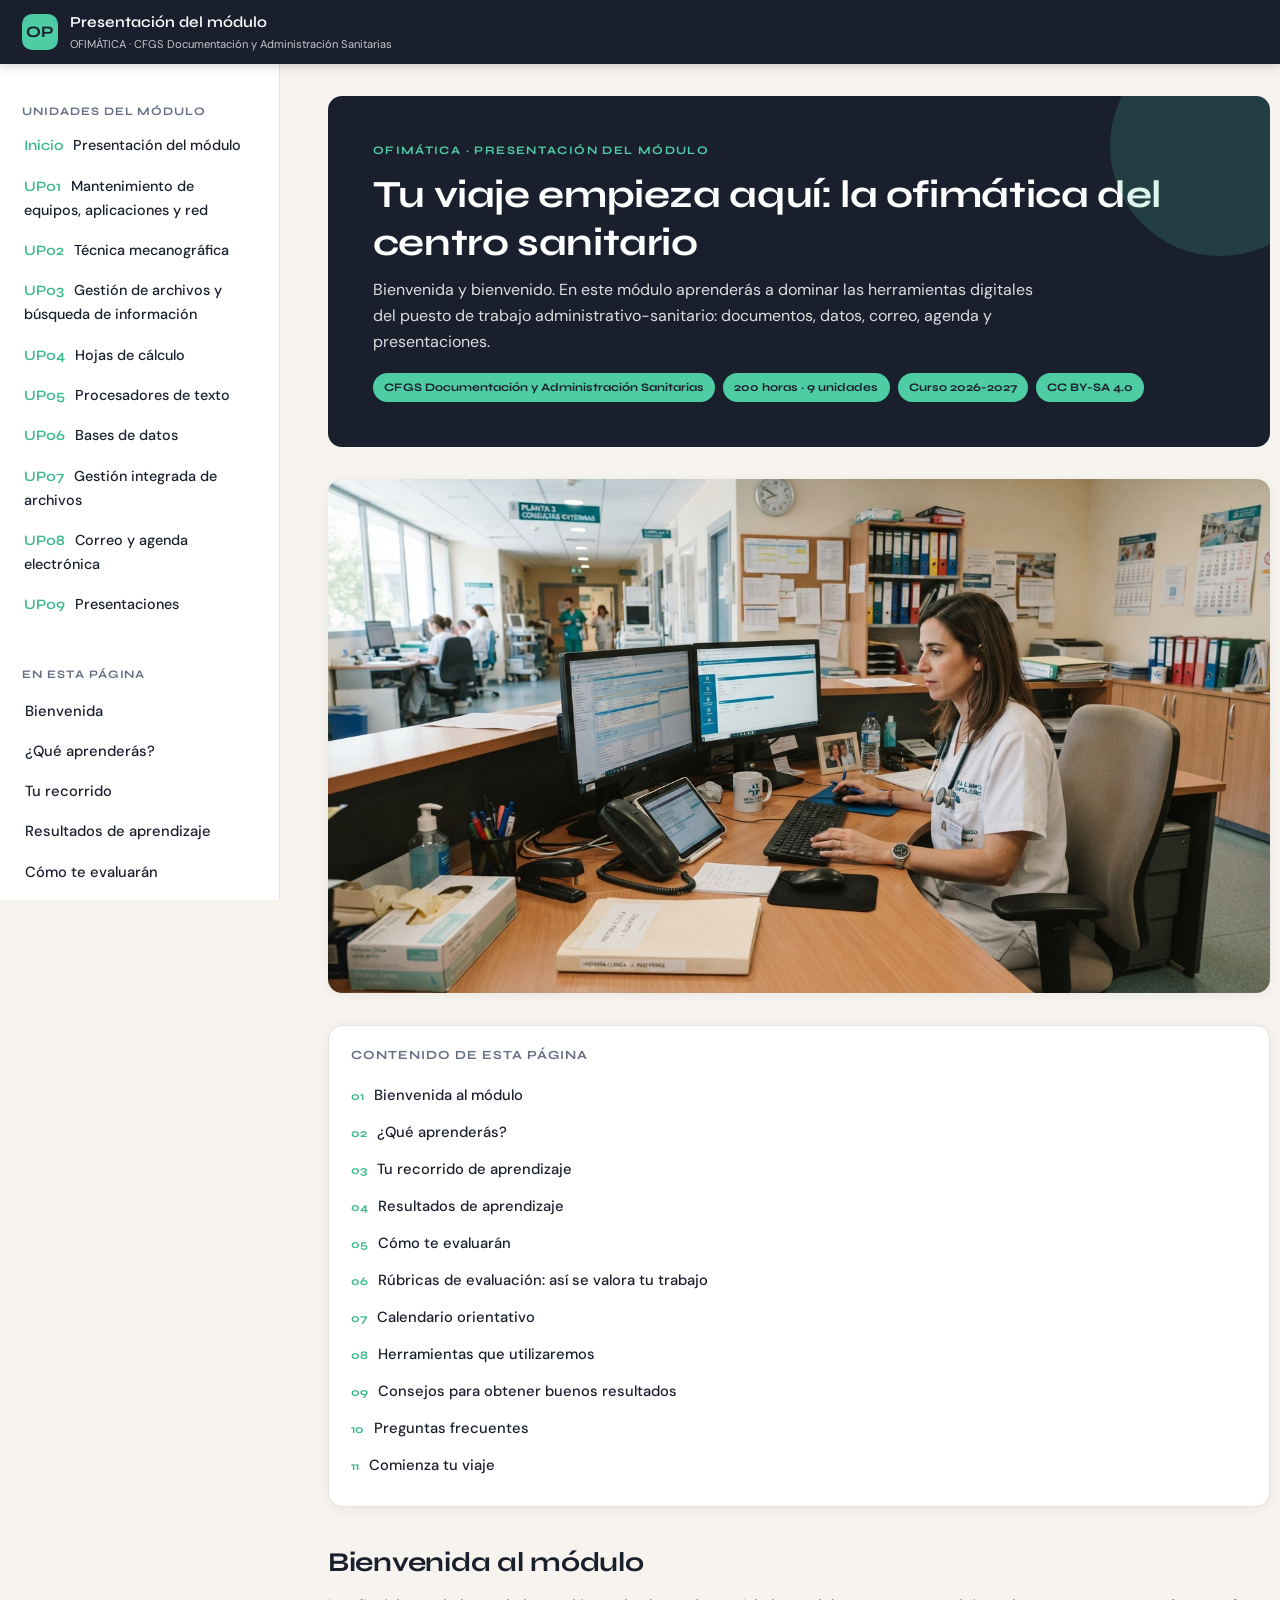
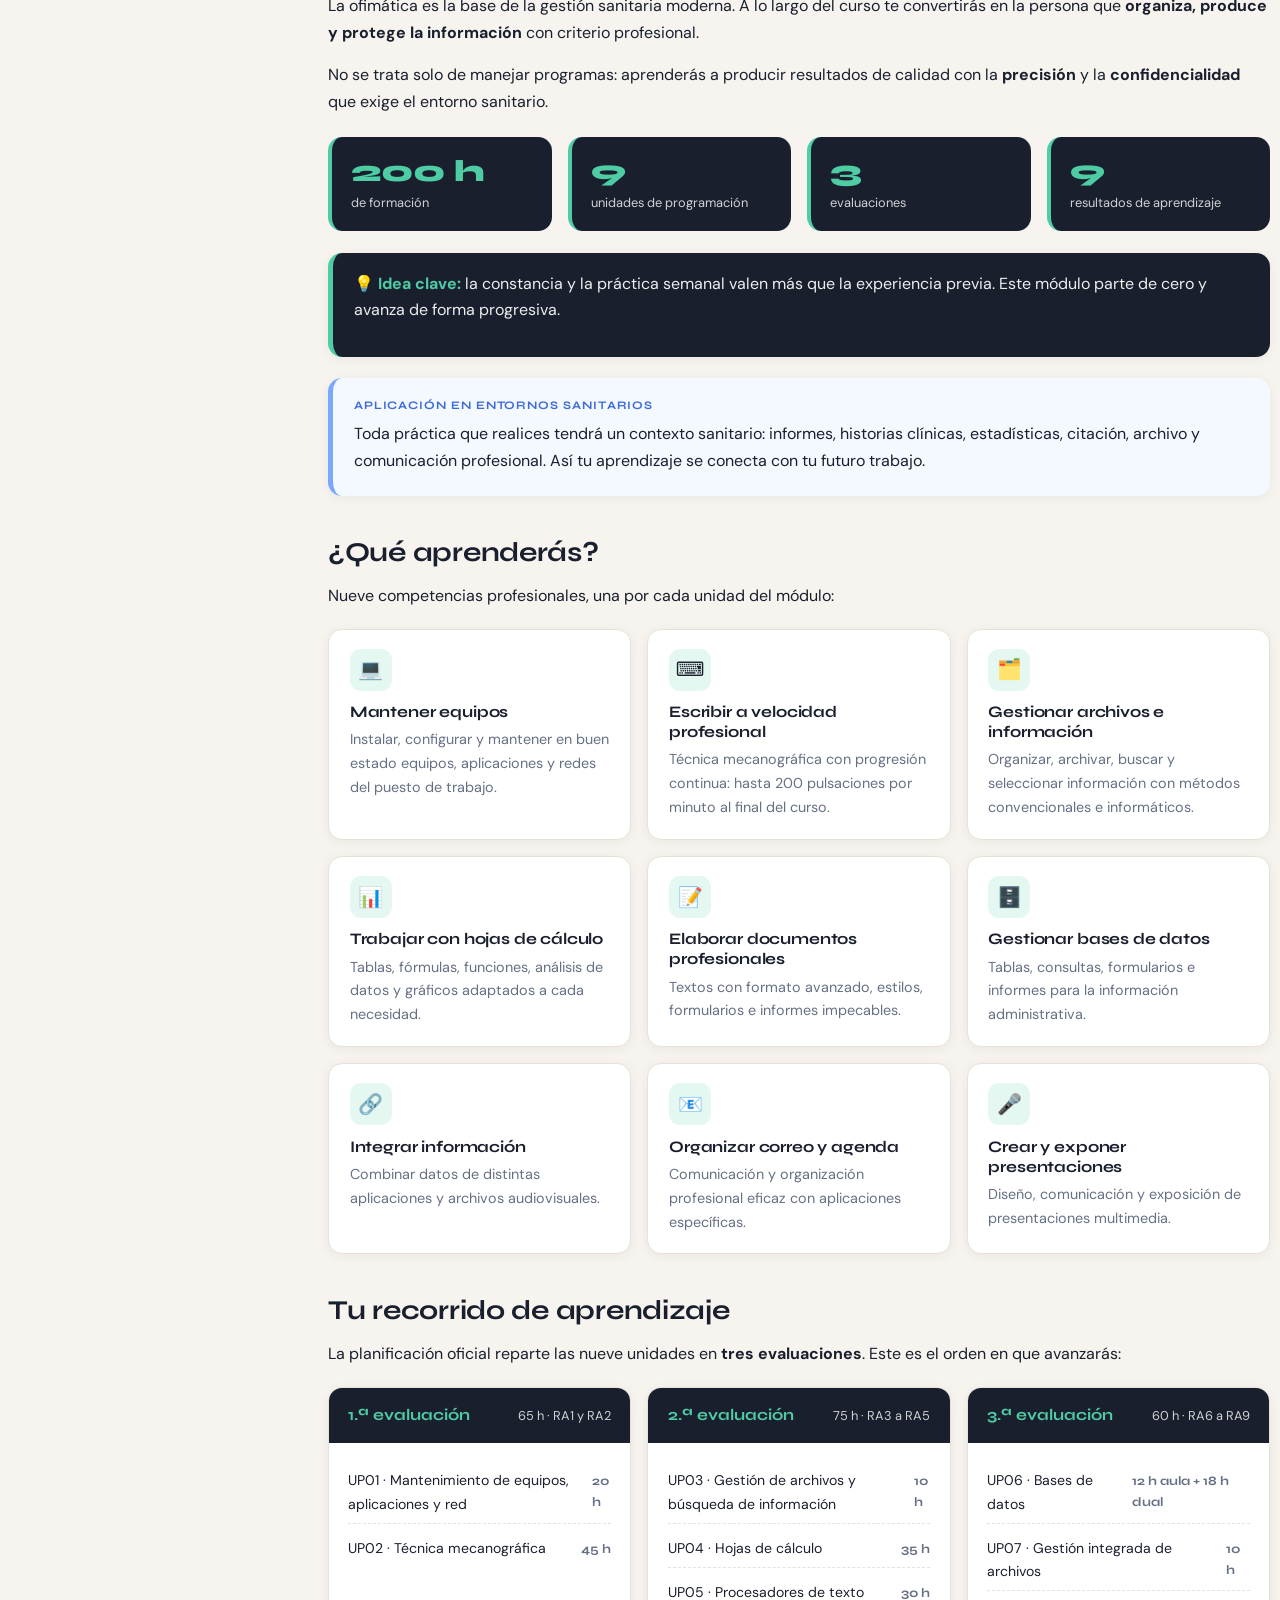
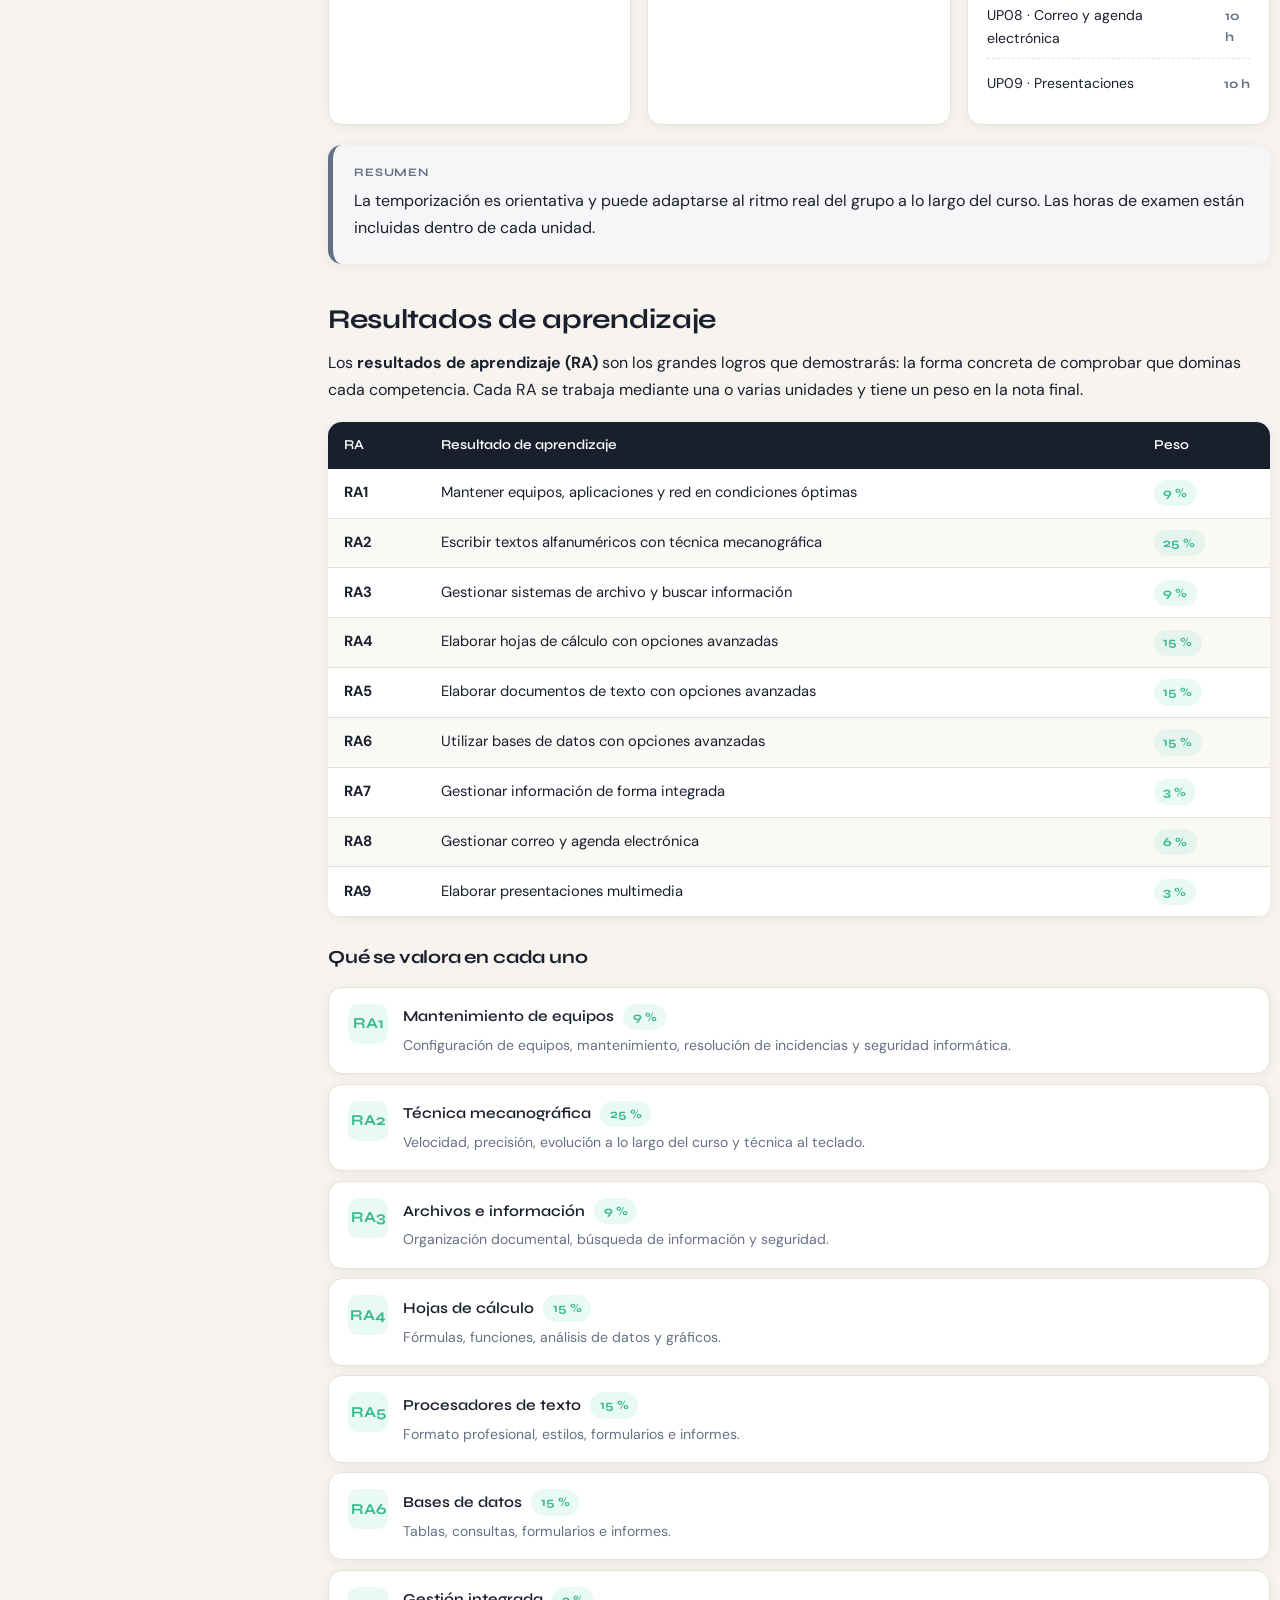
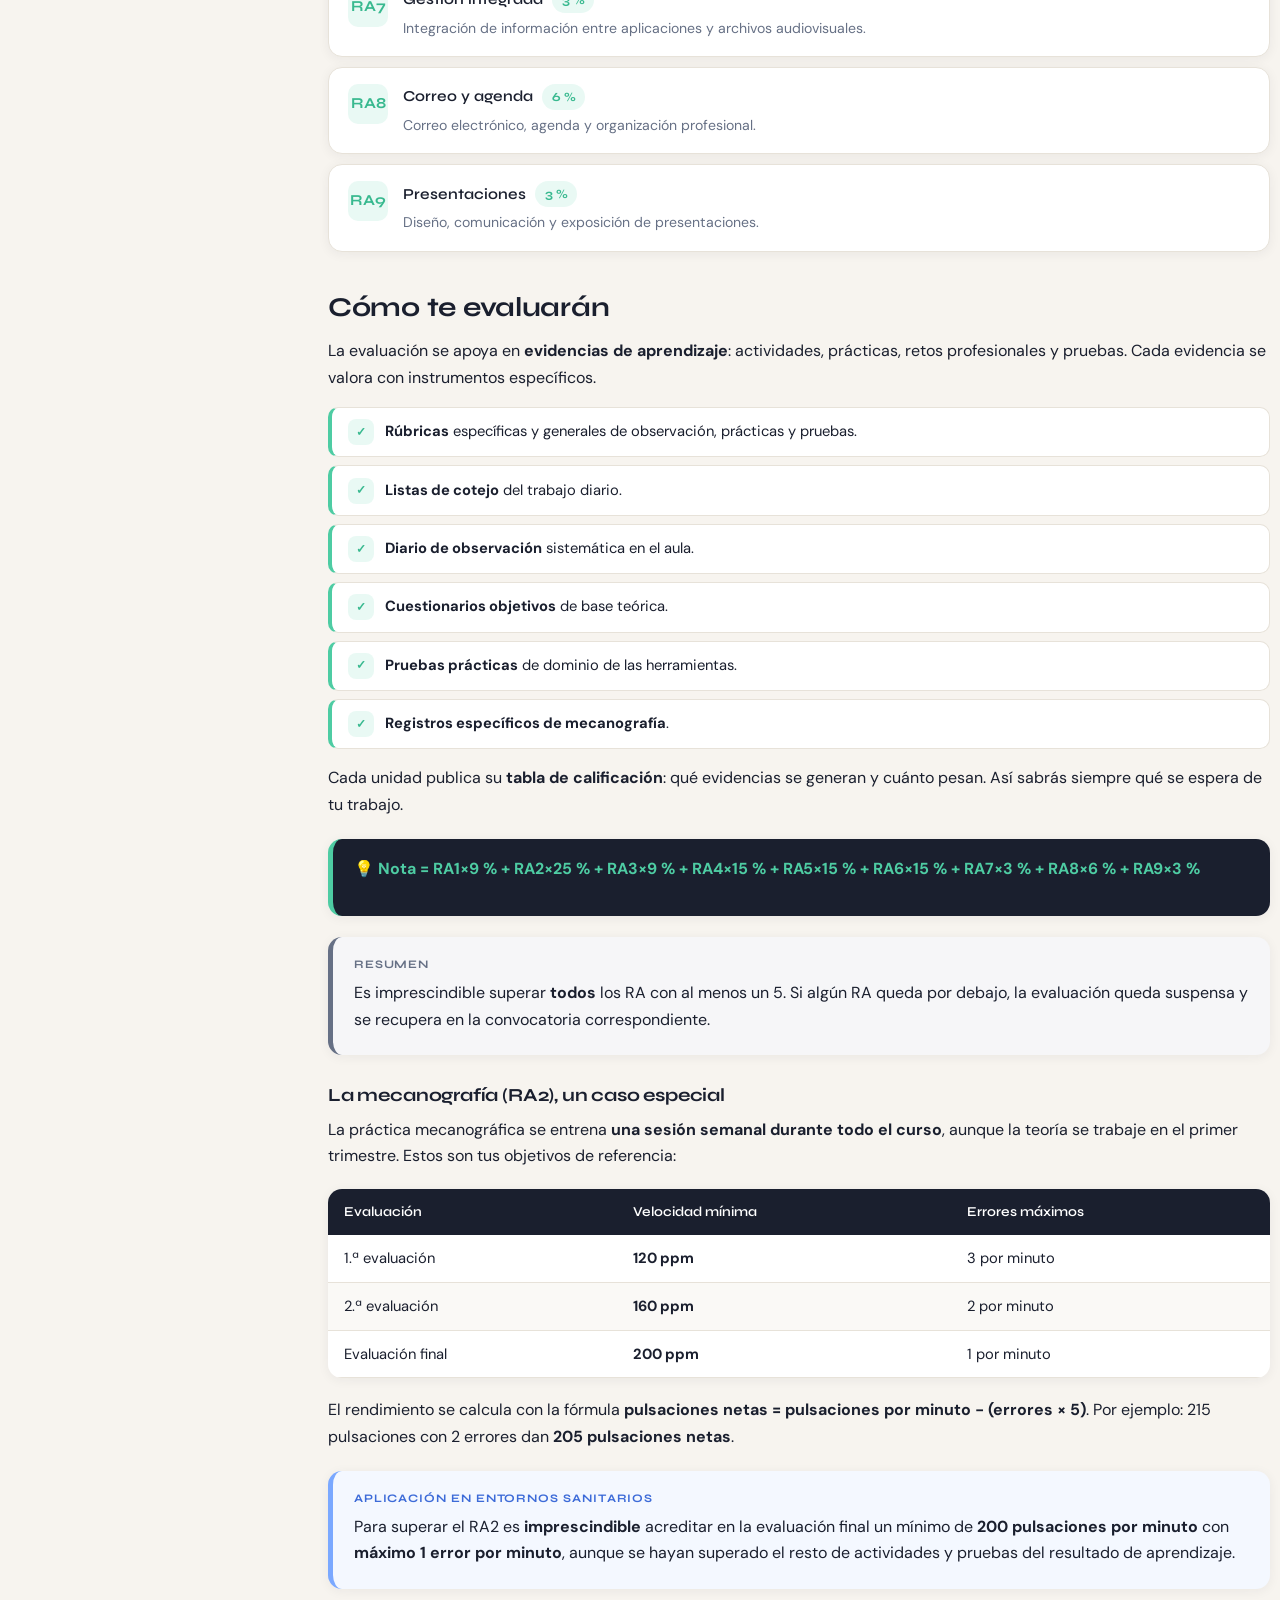
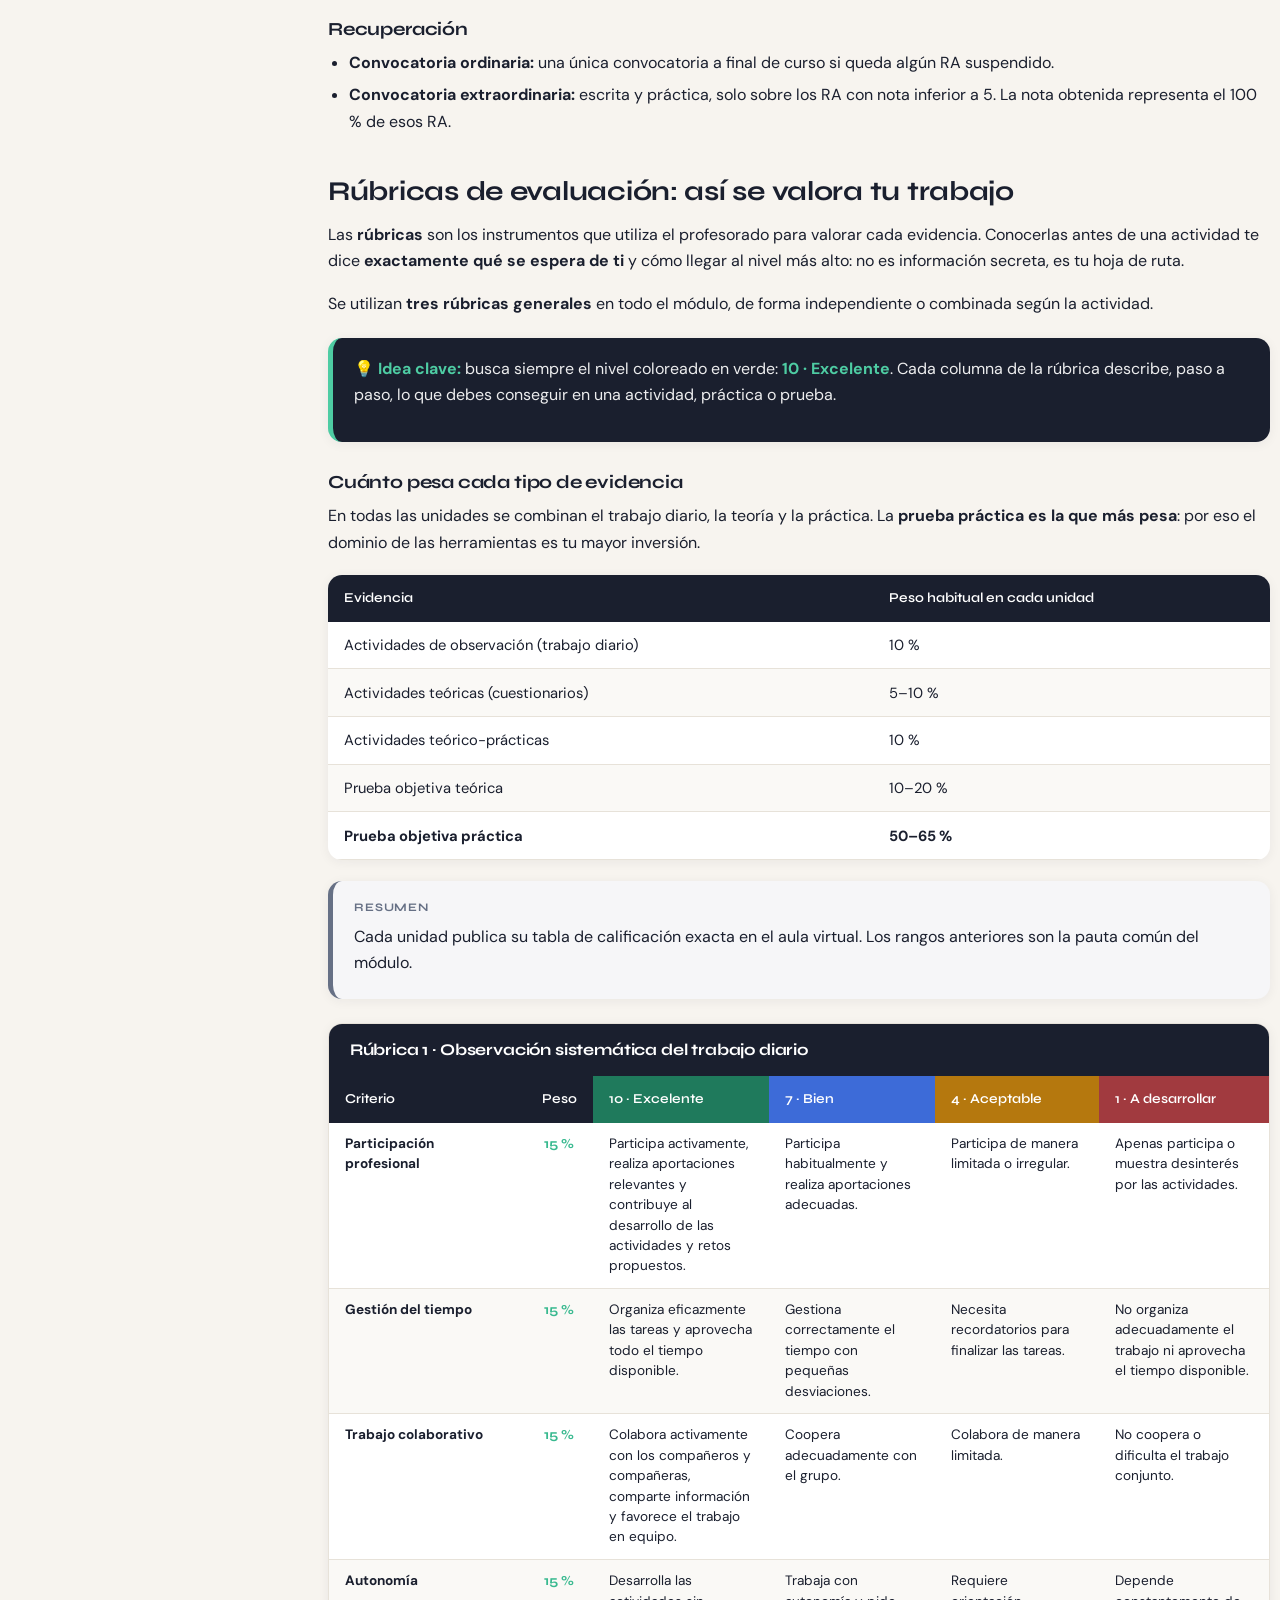
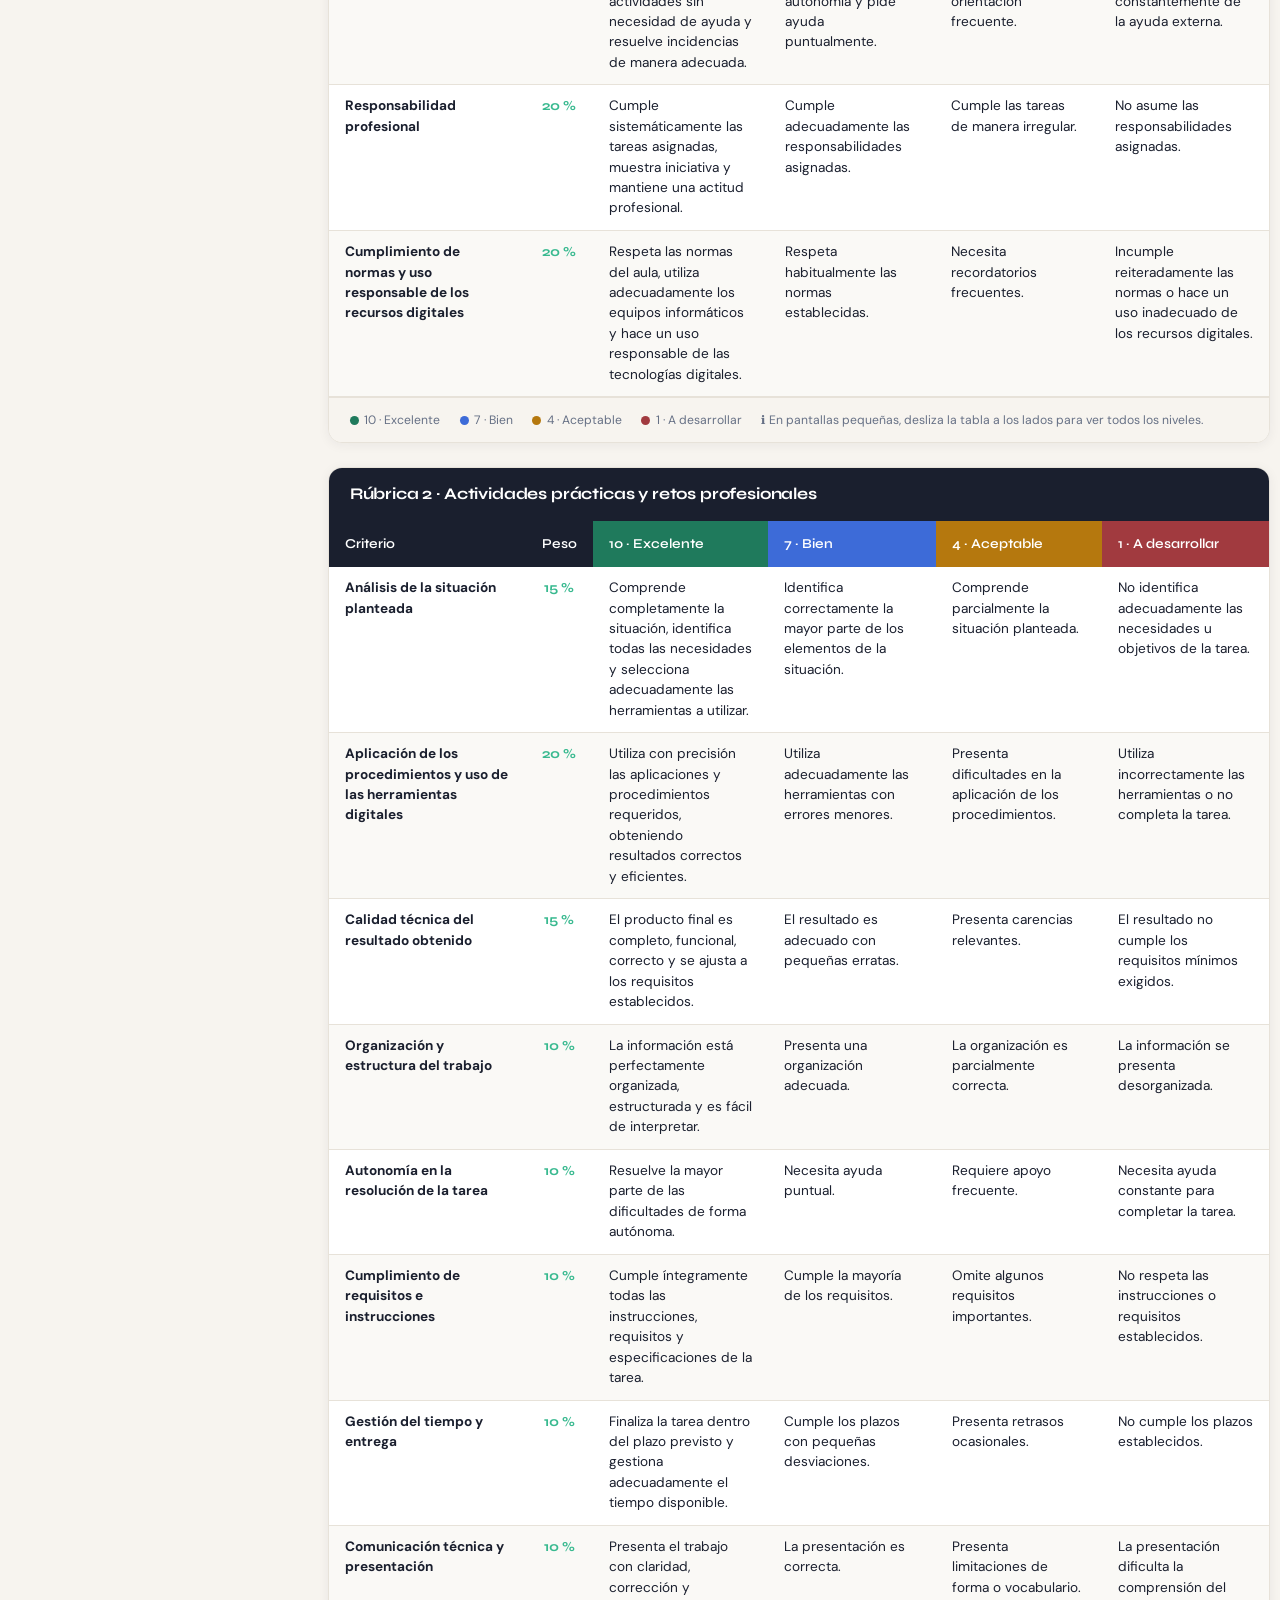
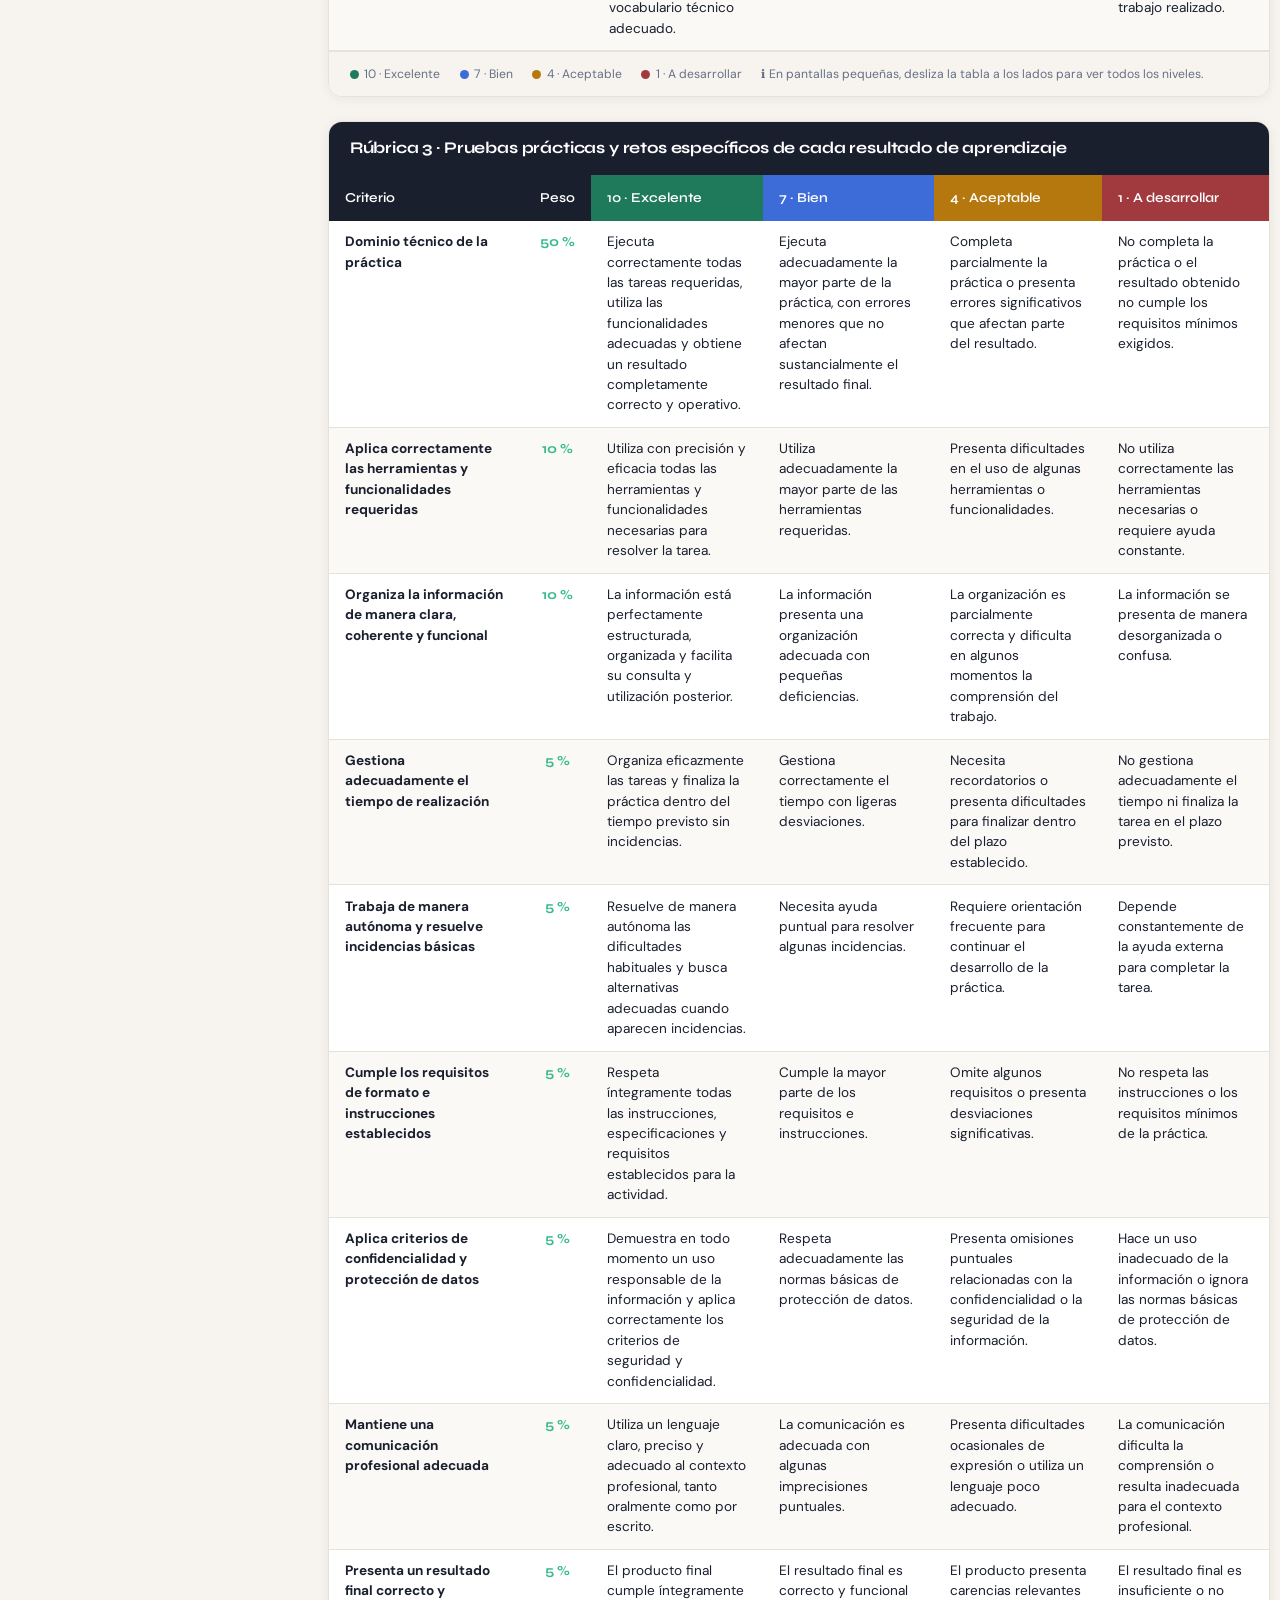
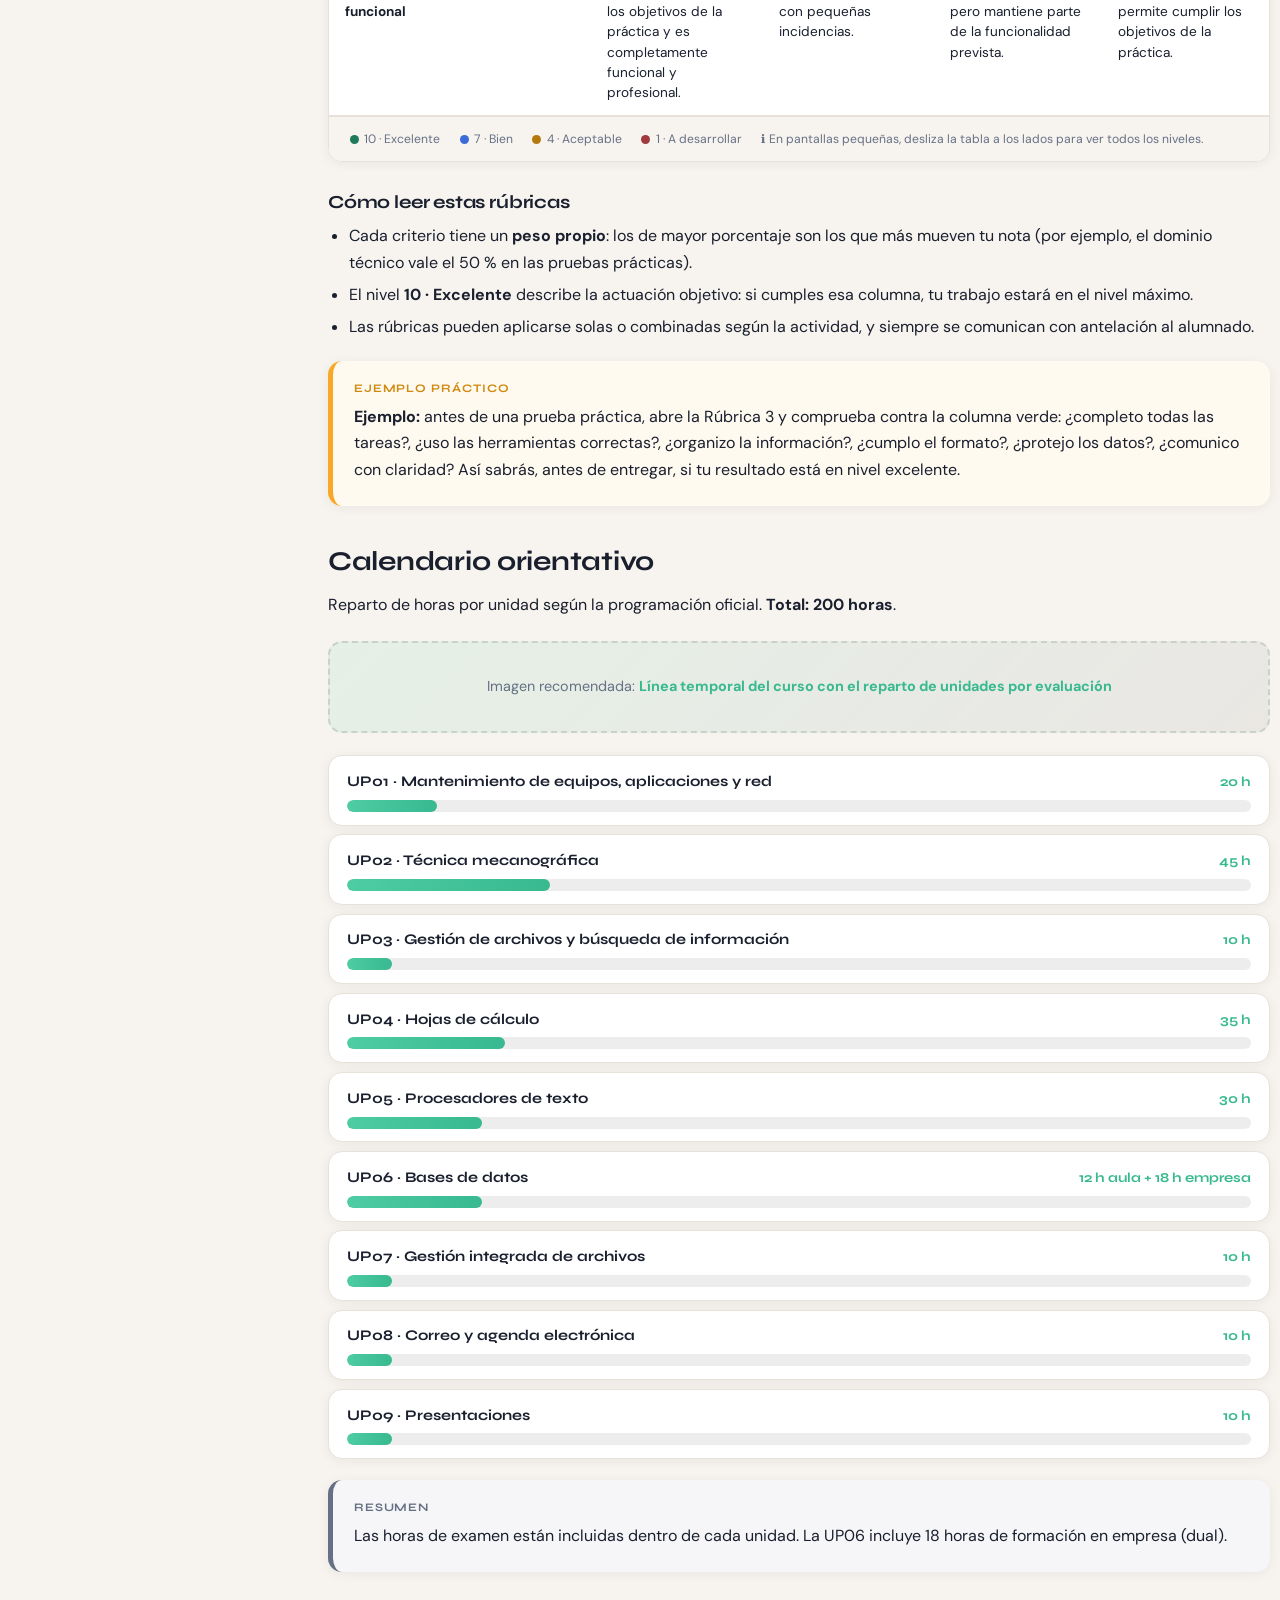
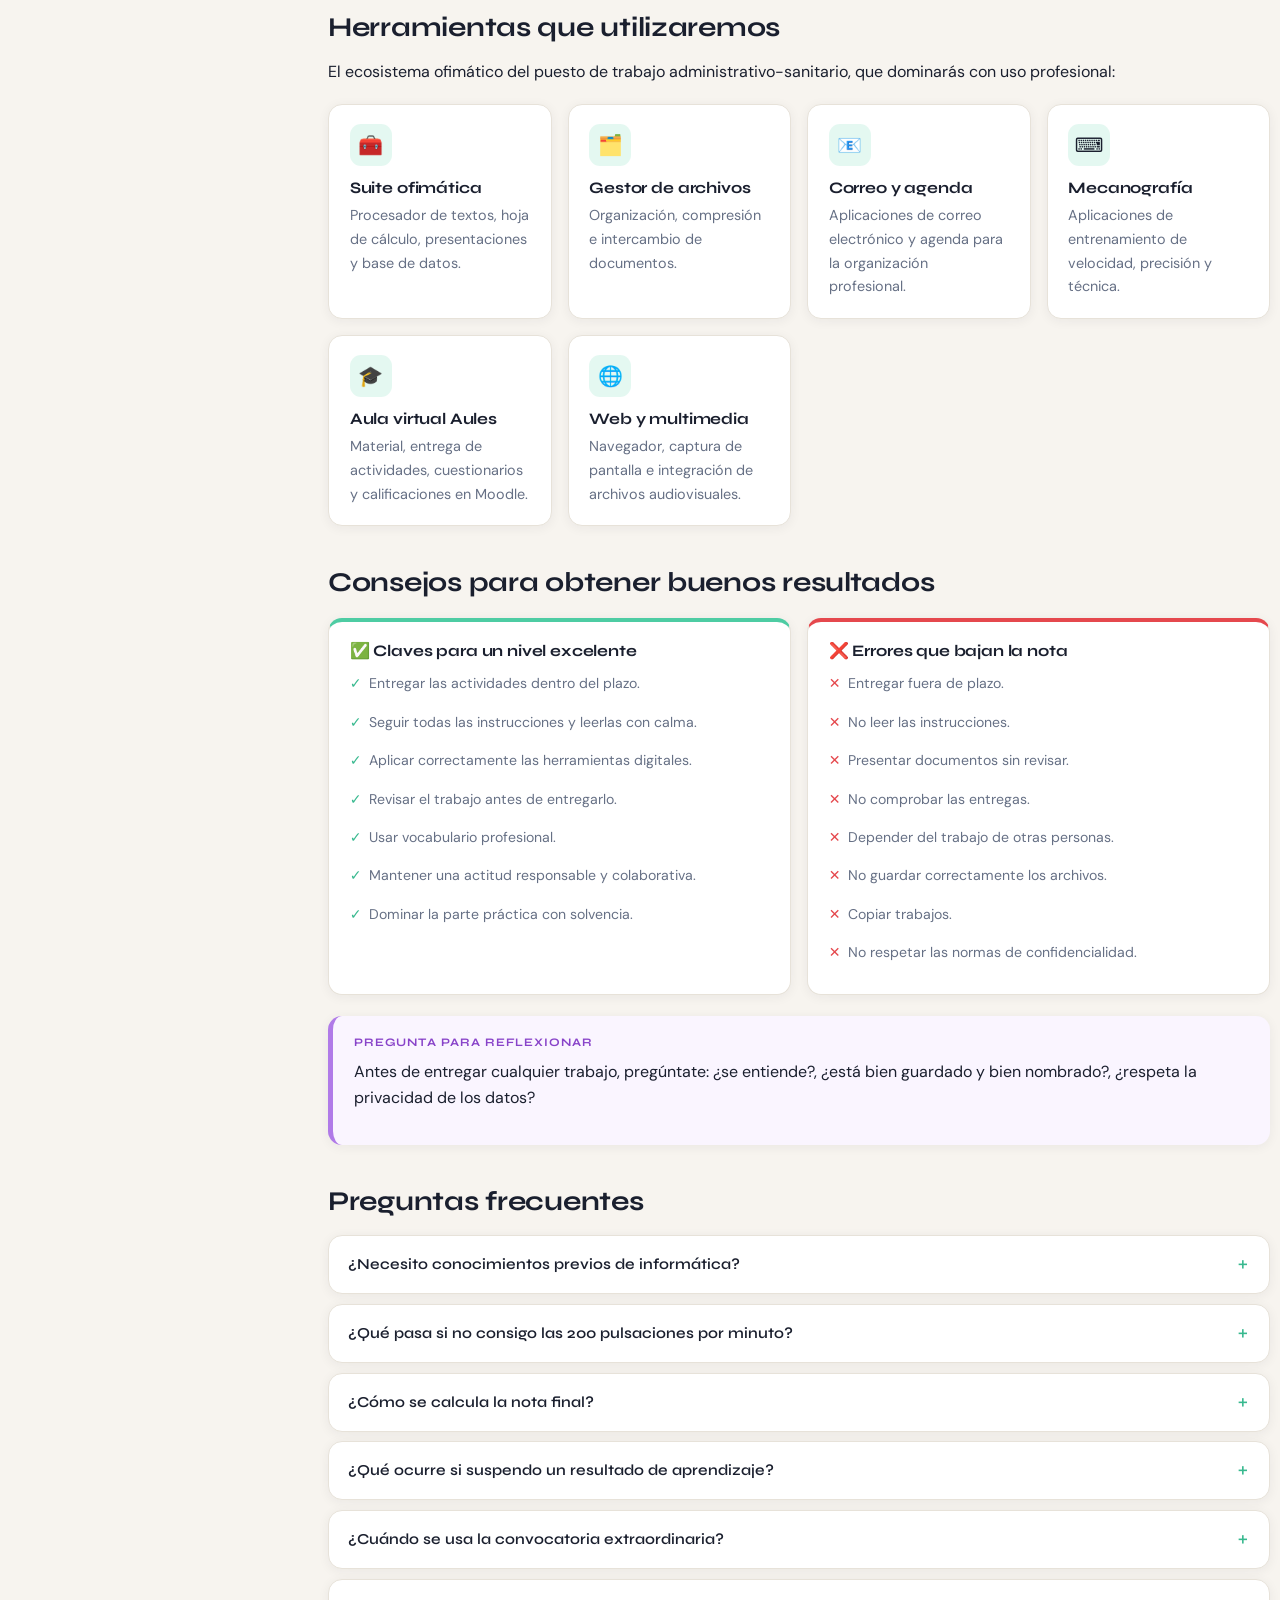
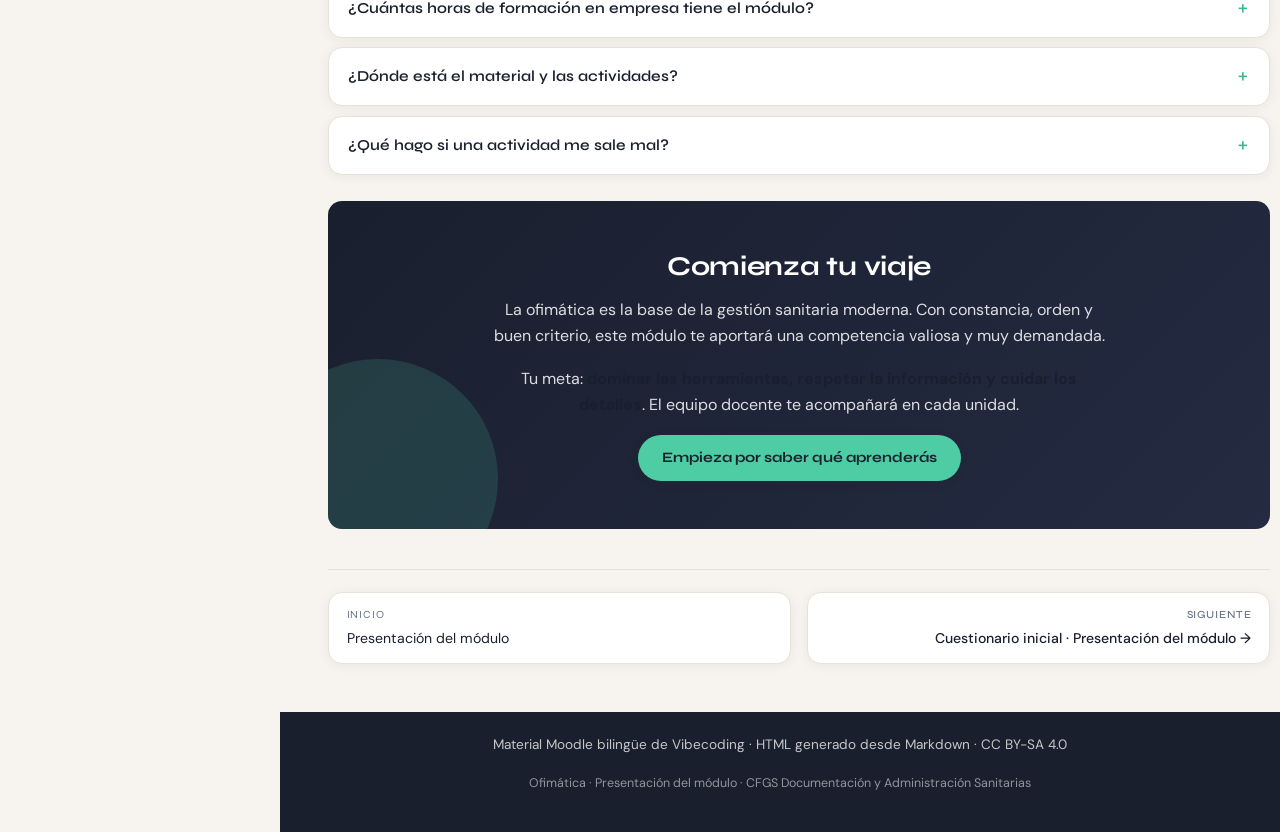
<file: index.html>
<!DOCTYPE html>
<html lang="es">
<head>
  <meta charset="UTF-8">
  <meta name="viewport" content="width=device-width, initial-scale=1.0">
  <meta name="description" content="Presentación del módulo Ofimática (OPI). 200 horas. CFGS Documentación y Administración Sanitarias. Material Moodle bilingüe de Vibecoding.">
  <meta name="author" content="Noemí Celaya Mingot">
  <meta name="license" content="CC BY-SA 4.0">
  <title>Ofimática · Presentación del módulo</title>

  <link rel="preconnect" href="https://fonts.googleapis.com">
  <link rel="preconnect" href="https://fonts.gstatic.com" crossorigin>
  <link href="https://fonts.googleapis.com/css2?family=Syne:wght@500;600;700;800&family=DM+Sans:ital,opsz,wght@0,9..40,300;0,9..40,400;0,9..40,500;0,9..40,600;0,9..40,700;1,9..40,400&display=swap" rel="stylesheet">

  <link rel="stylesheet" href="css/estilos.css">

  <link rel="icon" type="image/svg+xml" href="data:image/svg+xml,%3Csvg xmlns='http://www.w3.org/2000/svg' viewBox='0 0 32 32'%3E%3Crect width='32' height='32' rx='8' fill='%231A1F2E'/%3E%3Ctext x='16' y='21' font-family='Syne,sans-serif' font-size='14' font-weight='700' fill='%234ECCA3' text-anchor='middle'%3EOP%3C/text%3E%3C/svg%3E">
</head>
<body>

  <header class="header">
    <div class="header__brand">
      <button class="header__menu-btn" id="btnMenu" aria-label="Abrir menú" aria-expanded="false" aria-controls="sidebar">☰</button>
      <a href="index.html">
        <span class="header__logo">OP</span>
        <span class="header__title">
          Presentación del módulo
          <small>OFIMÁTICA · CFGS Documentación y Administración Sanitarias</small>
        </span>
      </a>
    </div>
  </header>

  <div class="layout">

    <aside class="sidebar" id="sidebar" aria-label="Menú de navegación">
      <nav>
        <div class="sidebar__section">
          <div class="sidebar__label">Unidades del módulo</div>
          <ul class="sidebar__blocks">
            <li class="sidebar__block"><a href="index.html"><span>Inicio</span> Presentación del módulo</a></li>
            <li class="sidebar__block"><a href="#"><span>UP01</span> Mantenimiento de equipos, aplicaciones y red</a></li>
            <li class="sidebar__block"><a href="#"><span>UP02</span> Técnica mecanográfica</a></li>
            <li class="sidebar__block"><a href="#"><span>UP03</span> Gestión de archivos y búsqueda de información</a></li>
            <li class="sidebar__block"><a href="#"><span>UP04</span> Hojas de cálculo</a></li>
            <li class="sidebar__block"><a href="#"><span>UP05</span> Procesadores de texto</a></li>
            <li class="sidebar__block"><a href="#"><span>UP06</span> Bases de datos</a></li>
            <li class="sidebar__block"><a href="#"><span>UP07</span> Gestión integrada de archivos</a></li>
            <li class="sidebar__block"><a href="#"><span>UP08</span> Correo y agenda electrónica</a></li>
            <li class="sidebar__block"><a href="#"><span>UP09</span> Presentaciones</a></li>
          </ul>
        </div>
        <div class="sidebar__section">
          <div class="sidebar__label">En esta página</div>
          <a class="sidebar__link" href="#bienvenida">Bienvenida</a>
          <a class="sidebar__link" href="#que-aprenderas">¿Qué aprenderás?</a>
          <a class="sidebar__link" href="#recorrido">Tu recorrido</a>
          <a class="sidebar__link" href="#resultados">Resultados de aprendizaje</a>
          <a class="sidebar__link" href="#evaluacion">Cómo te evaluarán</a>
          <a class="sidebar__link" href="#rubricas">Rúbricas de evaluación</a>
          <a class="sidebar__link" href="#calendario">Calendario orientativo</a>
          <a class="sidebar__link" href="#herramientas">Herramientas</a>
          <a class="sidebar__link" href="#consejos">Consejos</a>
          <a class="sidebar__link" href="#faq">Preguntas frecuentes</a>
          <a class="sidebar__link" href="#viaje">Comienza tu viaje</a>
        </div>
      </nav>
      <div class="sidebar__footer">
        Material Moodle bilingüe de Vibecoding<br>
        HTML generado desde Markdown · CC BY-SA 4.0
      </div>
    </aside>

    <main class="main" id="main">

      <section class="hero">
        <div class="hero__kicker">Ofimática · Presentación del módulo</div>
        <h1>Tu viaje empieza aquí: la ofimática del centro sanitario</h1>
        <p>Bienvenida y bienvenido. En este módulo aprenderás a dominar las herramientas digitales del puesto de trabajo administrativo-sanitario: documentos, datos, correo, agenda y presentaciones.</p>
        <div class="hero__badges">
          <span class="hero__badge">CFGS Documentación y Administración Sanitarias</span>
          <span class="hero__badge">200 horas · 9 unidades</span>
          <span class="hero__badge">Curso 2026-2027</span>
          <span class="hero__badge">CC BY-SA 4.0</span>
        </div>
      </section>

      <!-- IMAGEN VALIDADA: opi-portada-bienvenida.jpeg -->
      <figure class="image-hero">
        <img src="images/opi-portada-bienvenida.jpeg" alt="Escritorio de trabajo ofimático en un centro sanitario con documentos, datos y correo sobre la mesa de un administrativo sanitario">
      </figure>

      <div class="toc" id="toc-automatico"></div>

      <section id="bienvenida">
        <h2 id="bienvenida-h2">Bienvenida al módulo</h2>
        <p>La ofimática es la base de la gestión sanitaria moderna. A lo largo del curso te convertirás en la persona que <strong>organiza, produce y protege la información</strong> con criterio profesional.</p>
        <p>No se trata solo de manejar programas: aprenderás a producir resultados de calidad con la <strong>precisión</strong> y la <strong>confidencialidad</strong> que exige el entorno sanitario.</p>

        <div class="stat-grid" role="list" aria-label="Datos del módulo">
          <div class="stat" role="listitem">
            <span class="stat__num">200 h</span>
            <span class="stat__label">de formación</span>
          </div>
          <div class="stat" role="listitem">
            <span class="stat__num">9</span>
            <span class="stat__label">unidades de programación</span>
          </div>
          <div class="stat" role="listitem">
            <span class="stat__num">3</span>
            <span class="stat__label">evaluaciones</span>
          </div>
          <div class="stat" role="listitem">
            <span class="stat__num">9</span>
            <span class="stat__label">resultados de aprendizaje</span>
          </div>
        </div>

        <div class="callout callout--key">
          <p><strong>💡 Idea clave:</strong> la constancia y la práctica semanal valen más que la experiencia previa. Este módulo parte de cero y avanza de forma progresiva.</p>
        </div>

        <div class="callout callout--health">
          <p>Toda práctica que realices tendrá un contexto sanitario: informes, historias clínicas, estadísticas, citación, archivo y comunicación profesional. Así tu aprendizaje se conecta con tu futuro trabajo.</p>
        </div>
      </section>

      <section id="que-aprenderas">
        <h2 id="que-aprenderas-h2">¿Qué aprenderás?</h2>
        <p>Nueve competencias profesionales, una por cada unidad del módulo:</p>

        <div class="card-grid">
          <div class="card">
            <div class="card__icon">💻</div>
            <h3>Mantener equipos</h3>
            <p>Instalar, configurar y mantener en buen estado equipos, aplicaciones y redes del puesto de trabajo.</p>
          </div>
          <div class="card">
            <div class="card__icon">⌨️</div>
            <h3>Escribir a velocidad profesional</h3>
            <p>Técnica mecanográfica con progresión continua: hasta 200 pulsaciones por minuto al final del curso.</p>
          </div>
          <div class="card">
            <div class="card__icon">🗂️</div>
            <h3>Gestionar archivos e información</h3>
            <p>Organizar, archivar, buscar y seleccionar información con métodos convencionales e informáticos.</p>
          </div>
          <div class="card">
            <div class="card__icon">📊</div>
            <h3>Trabajar con hojas de cálculo</h3>
            <p>Tablas, fórmulas, funciones, análisis de datos y gráficos adaptados a cada necesidad.</p>
          </div>
          <div class="card">
            <div class="card__icon">📝</div>
            <h3>Elaborar documentos profesionales</h3>
            <p>Textos con formato avanzado, estilos, formularios e informes impecables.</p>
          </div>
          <div class="card">
            <div class="card__icon">🗄️</div>
            <h3>Gestionar bases de datos</h3>
            <p>Tablas, consultas, formularios e informes para la información administrativa.</p>
          </div>
          <div class="card">
            <div class="card__icon">🔗</div>
            <h3>Integrar información</h3>
            <p>Combinar datos de distintas aplicaciones y archivos audiovisuales.</p>
          </div>
          <div class="card">
            <div class="card__icon">📧</div>
            <h3>Organizar correo y agenda</h3>
            <p>Comunicación y organización profesional eficaz con aplicaciones específicas.</p>
          </div>
          <div class="card">
            <div class="card__icon">🎤</div>
            <h3>Crear y exponer presentaciones</h3>
            <p>Diseño, comunicación y exposición de presentaciones multimedia.</p>
          </div>
        </div>
      </section>

      <section id="recorrido">
        <h2 id="recorrido-h2">Tu recorrido de aprendizaje</h2>
        <p>La planificación oficial reparte las nueve unidades en <strong>tres evaluaciones</strong>. Este es el orden en que avanzarás:</p>

        <div class="eval-grid">
          <article class="eval-card">
            <div class="eval-card__head">
              <strong>1.ª evaluación</strong>
              <span>65 h · RA1 y RA2</span>
            </div>
            <div class="eval-card__body">
              <ul>
                <li><span>UP01 · Mantenimiento de equipos, aplicaciones y red</span><em>20 h</em></li>
                <li><span>UP02 · Técnica mecanográfica</span><em>45 h</em></li>
              </ul>
            </div>
          </article>
          <article class="eval-card">
            <div class="eval-card__head">
              <strong>2.ª evaluación</strong>
              <span>75 h · RA3 a RA5</span>
            </div>
            <div class="eval-card__body">
              <ul>
                <li><span>UP03 · Gestión de archivos y búsqueda de información</span><em>10 h</em></li>
                <li><span>UP04 · Hojas de cálculo</span><em>35 h</em></li>
                <li><span>UP05 · Procesadores de texto</span><em>30 h</em></li>
              </ul>
            </div>
          </article>
          <article class="eval-card">
            <div class="eval-card__head">
              <strong>3.ª evaluación</strong>
              <span>60 h · RA6 a RA9</span>
            </div>
            <div class="eval-card__body">
              <ul>
                <li><span>UP06 · Bases de datos</span><em>12 h aula + 18 h dual</em></li>
                <li><span>UP07 · Gestión integrada de archivos</span><em>10 h</em></li>
                <li><span>UP08 · Correo y agenda electrónica</span><em>10 h</em></li>
                <li><span>UP09 · Presentaciones</span><em>10 h</em></li>
              </ul>
            </div>
          </article>
        </div>

        <div class="callout callout--summary">
          <p>La temporización es orientativa y puede adaptarse al ritmo real del grupo a lo largo del curso. Las horas de examen están incluidas dentro de cada unidad.</p>
        </div>
      </section>

      <section id="resultados">
        <h2 id="resultados-h2">Resultados de aprendizaje</h2>
        <p>Los <strong>resultados de aprendizaje (RA)</strong> son los grandes logros que demostrarás: la forma concreta de comprobar que dominas cada competencia. Cada RA se trabaja mediante una o varias unidades y tiene un peso en la nota final.</p>

        <div class="table-wrap">
          <table aria-label="Pesos de los resultados de aprendizaje en la nota final">
            <thead>
              <tr>
                <th>RA</th>
                <th>Resultado de aprendizaje</th>
                <th>Peso</th>
              </tr>
            </thead>
            <tbody>
              <tr><td><strong>RA1</strong></td><td>Mantener equipos, aplicaciones y red en condiciones óptimas</td><td><span class="weight-badge">9 %</span></td></tr>
              <tr><td><strong>RA2</strong></td><td>Escribir textos alfanuméricos con técnica mecanográfica</td><td><span class="weight-badge">25 %</span></td></tr>
              <tr><td><strong>RA3</strong></td><td>Gestionar sistemas de archivo y buscar información</td><td><span class="weight-badge">9 %</span></td></tr>
              <tr><td><strong>RA4</strong></td><td>Elaborar hojas de cálculo con opciones avanzadas</td><td><span class="weight-badge">15 %</span></td></tr>
              <tr><td><strong>RA5</strong></td><td>Elaborar documentos de texto con opciones avanzadas</td><td><span class="weight-badge">15 %</span></td></tr>
              <tr><td><strong>RA6</strong></td><td>Utilizar bases de datos con opciones avanzadas</td><td><span class="weight-badge">15 %</span></td></tr>
              <tr><td><strong>RA7</strong></td><td>Gestionar información de forma integrada</td><td><span class="weight-badge">3 %</span></td></tr>
              <tr><td><strong>RA8</strong></td><td>Gestionar correo y agenda electrónica</td><td><span class="weight-badge">6 %</span></td></tr>
              <tr><td><strong>RA9</strong></td><td>Elaborar presentaciones multimedia</td><td><span class="weight-badge">3 %</span></td></tr>
            </tbody>
          </table>
        </div>

        <h3>Qué se valora en cada uno</h3>
        <ul class="ra-list">
          <li>
            <span class="ra-num">RA1</span>
            <div class="ra-body">
              <div class="ra-title"><span>Mantenimiento de equipos</span><span class="weight-badge">9 %</span></div>
              <p>Configuración de equipos, mantenimiento, resolución de incidencias y seguridad informática.</p>
            </div>
          </li>
          <li>
            <span class="ra-num">RA2</span>
            <div class="ra-body">
              <div class="ra-title"><span>Técnica mecanográfica</span><span class="weight-badge">25 %</span></div>
              <p>Velocidad, precisión, evolución a lo largo del curso y técnica al teclado.</p>
            </div>
          </li>
          <li>
            <span class="ra-num">RA3</span>
            <div class="ra-body">
              <div class="ra-title"><span>Archivos e información</span><span class="weight-badge">9 %</span></div>
              <p>Organización documental, búsqueda de información y seguridad.</p>
            </div>
          </li>
          <li>
            <span class="ra-num">RA4</span>
            <div class="ra-body">
              <div class="ra-title"><span>Hojas de cálculo</span><span class="weight-badge">15 %</span></div>
              <p>Fórmulas, funciones, análisis de datos y gráficos.</p>
            </div>
          </li>
          <li>
            <span class="ra-num">RA5</span>
            <div class="ra-body">
              <div class="ra-title"><span>Procesadores de texto</span><span class="weight-badge">15 %</span></div>
              <p>Formato profesional, estilos, formularios e informes.</p>
            </div>
          </li>
          <li>
            <span class="ra-num">RA6</span>
            <div class="ra-body">
              <div class="ra-title"><span>Bases de datos</span><span class="weight-badge">15 %</span></div>
              <p>Tablas, consultas, formularios e informes.</p>
            </div>
          </li>
          <li>
            <span class="ra-num">RA7</span>
            <div class="ra-body">
              <div class="ra-title"><span>Gestión integrada</span><span class="weight-badge">3 %</span></div>
              <p>Integración de información entre aplicaciones y archivos audiovisuales.</p>
            </div>
          </li>
          <li>
            <span class="ra-num">RA8</span>
            <div class="ra-body">
              <div class="ra-title"><span>Correo y agenda</span><span class="weight-badge">6 %</span></div>
              <p>Correo electrónico, agenda y organización profesional.</p>
            </div>
          </li>
          <li>
            <span class="ra-num">RA9</span>
            <div class="ra-body">
              <div class="ra-title"><span>Presentaciones</span><span class="weight-badge">3 %</span></div>
              <p>Diseño, comunicación y exposición de presentaciones.</p>
            </div>
          </li>
        </ul>
      </section>

      <section id="evaluacion">
        <h2 id="evaluacion-h2">Cómo te evaluarán</h2>
        <p>La evaluación se apoya en <strong>evidencias de aprendizaje</strong>: actividades, prácticas, retos profesionales y pruebas. Cada evidencia se valora con instrumentos específicos.</p>

        <ul class="ce-list">
          <li><span class="ce-letter">✓</span><span><strong>Rúbricas</strong> específicas y generales de observación, prácticas y pruebas.</span></li>
          <li><span class="ce-letter">✓</span><span><strong>Listas de cotejo</strong> del trabajo diario.</span></li>
          <li><span class="ce-letter">✓</span><span><strong>Diario de observación</strong> sistemática en el aula.</span></li>
          <li><span class="ce-letter">✓</span><span><strong>Cuestionarios objetivos</strong> de base teórica.</span></li>
          <li><span class="ce-letter">✓</span><span><strong>Pruebas prácticas</strong> de dominio de las herramientas.</span></li>
          <li><span class="ce-letter">✓</span><span><strong>Registros específicos de mecanografía</strong>.</span></li>
        </ul>

        <p>Cada unidad publica su <strong>tabla de calificación</strong>: qué evidencias se generan y cuánto pesan. Así sabrás siempre qué se espera de tu trabajo.</p>

        <div class="callout callout--key">
          <p><strong>💡 Nota = RA1×9 % + RA2×25 % + RA3×9 % + RA4×15 % + RA5×15 % + RA6×15 % + RA7×3 % + RA8×6 % + RA9×3 %</strong></p>
        </div>

        <div class="callout callout--summary">
          <p>Es imprescindible superar <strong>todos</strong> los RA con al menos un 5. Si algún RA queda por debajo, la evaluación queda suspensa y se recupera en la convocatoria correspondiente.</p>
        </div>

        <h3>La mecanografía (RA2), un caso especial</h3>
        <p>La práctica mecanográfica se entrena <strong>una sesión semanal durante todo el curso</strong>, aunque la teoría se trabaje en el primer trimestre. Estos son tus objetivos de referencia:</p>

        <div class="table-wrap">
          <table aria-label="Objetivos de mecanografía por evaluación">
            <thead>
              <tr>
                <th>Evaluación</th>
                <th>Velocidad mínima</th>
                <th>Errores máximos</th>
              </tr>
            </thead>
            <tbody>
              <tr><td>1.ª evaluación</td><td><strong>120 ppm</strong></td><td>3 por minuto</td></tr>
              <tr><td>2.ª evaluación</td><td><strong>160 ppm</strong></td><td>2 por minuto</td></tr>
              <tr><td>Evaluación final</td><td><strong>200 ppm</strong></td><td>1 por minuto</td></tr>
            </tbody>
          </table>
        </div>

        <p>El rendimiento se calcula con la fórmula <strong>pulsaciones netas = pulsaciones por minuto − (errores × 5)</strong>. Por ejemplo: 215 pulsaciones con 2 errores dan <strong>205 pulsaciones netas</strong>.</p>

        <div class="callout callout--health">
          <p>Para superar el RA2 es <strong>imprescindible</strong> acreditar en la evaluación final un mínimo de <strong>200 pulsaciones por minuto</strong> con <strong>máximo 1 error por minuto</strong>, aunque se hayan superado el resto de actividades y pruebas del resultado de aprendizaje.</p>
        </div>

        <h3>Recuperación</h3>
        <ul>
          <li><strong>Convocatoria ordinaria:</strong> una única convocatoria a final de curso si queda algún RA suspendido.</li>
          <li><strong>Convocatoria extraordinaria:</strong> escrita y práctica, solo sobre los RA con nota inferior a 5. La nota obtenida representa el 100 % de esos RA.</li>
        </ul>
      </section>

      <section id="rubricas">
        <h2 id="rubricas-h2">Rúbricas de evaluación: así se valora tu trabajo</h2>
        <p>Las <strong>rúbricas</strong> son los instrumentos que utiliza el profesorado para valorar cada evidencia. Conocerlas antes de una actividad te dice <strong>exactamente qué se espera de ti</strong> y cómo llegar al nivel más alto: no es información secreta, es tu hoja de ruta.</p>
        <p>Se utilizan <strong>tres rúbricas generales</strong> en todo el módulo, de forma independiente o combinada según la actividad.</p>

        <div class="callout callout--key">
          <p><strong>💡 Idea clave:</strong> busca siempre el nivel coloreado en verde: <strong>10 · Excelente</strong>. Cada columna de la rúbrica describe, paso a paso, lo que debes conseguir en una actividad, práctica o prueba.</p>
        </div>

        <h3>Cuánto pesa cada tipo de evidencia</h3>
        <p>En todas las unidades se combinan el trabajo diario, la teoría y la práctica. La <strong>prueba práctica es la que más pesa</strong>: por eso el dominio de las herramientas es tu mayor inversión.</p>

        <div class="table-wrap">
          <table aria-label="Peso habitual de cada tipo de evidencia en las unidades del módulo">
            <thead>
              <tr>
                <th>Evidencia</th>
                <th>Peso habitual en cada unidad</th>
              </tr>
            </thead>
            <tbody>
              <tr><td>Actividades de observación (trabajo diario)</td><td>10 %</td></tr>
              <tr><td>Actividades teóricas (cuestionarios)</td><td>5–10 %</td></tr>
              <tr><td>Actividades teórico-prácticas</td><td>10 %</td></tr>
              <tr><td>Prueba objetiva teórica</td><td>10–20 %</td></tr>
              <tr><td><strong>Prueba objetiva práctica</strong></td><td><strong>50–65 %</strong></td></tr>
            </tbody>
          </table>
        </div>

        <div class="callout callout--summary">
          <p>Cada unidad publica su tabla de calificación exacta en el aula virtual. Los rangos anteriores son la pauta común del módulo.</p>
        </div>

        <article class="rubric">
          <div class="rubric__head">
            <h3>Rúbrica 1 · Observación sistemática del trabajo diario</h3>
          </div>
          <div class="table-wrap">
            <table aria-label="Rúbrica 1: observación sistemática del trabajo diario">
              <thead>
                <tr>
                  <th class="c-criterio" scope="col">Criterio</th>
                  <th class="c-peso" scope="col">Peso</th>
                  <th class="c-nivel c-10" scope="col">10 · Excelente</th>
                  <th class="c-nivel c-7" scope="col">7 · Bien</th>
                  <th class="c-nivel c-4" scope="col">4 · Aceptable</th>
                  <th class="c-nivel c-1" scope="col">1 · A desarrollar</th>
                </tr>
              </thead>
              <tbody>
                <tr>
                  <td><strong>Participación profesional</strong></td>
                  <td class="c-peso">15 %</td>
                  <td>Participa activamente, realiza aportaciones relevantes y contribuye al desarrollo de las actividades y retos propuestos.</td>
                  <td>Participa habitualmente y realiza aportaciones adecuadas.</td>
                  <td>Participa de manera limitada o irregular.</td>
                  <td>Apenas participa o muestra desinterés por las actividades.</td>
                </tr>
                <tr>
                  <td><strong>Gestión del tiempo</strong></td>
                  <td class="c-peso">15 %</td>
                  <td>Organiza eficazmente las tareas y aprovecha todo el tiempo disponible.</td>
                  <td>Gestiona correctamente el tiempo con pequeñas desviaciones.</td>
                  <td>Necesita recordatorios para finalizar las tareas.</td>
                  <td>No organiza adecuadamente el trabajo ni aprovecha el tiempo disponible.</td>
                </tr>
                <tr>
                  <td><strong>Trabajo colaborativo</strong></td>
                  <td class="c-peso">15 %</td>
                  <td>Colabora activamente con los compañeros y compañeras, comparte información y favorece el trabajo en equipo.</td>
                  <td>Coopera adecuadamente con el grupo.</td>
                  <td>Colabora de manera limitada.</td>
                  <td>No coopera o dificulta el trabajo conjunto.</td>
                </tr>
                <tr>
                  <td><strong>Autonomía</strong></td>
                  <td class="c-peso">15 %</td>
                  <td>Desarrolla las actividades sin necesidad de ayuda y resuelve incidencias de manera adecuada.</td>
                  <td>Trabaja con autonomía y pide ayuda puntualmente.</td>
                  <td>Requiere orientación frecuente.</td>
                  <td>Depende constantemente de la ayuda externa.</td>
                </tr>
                <tr>
                  <td><strong>Responsabilidad profesional</strong></td>
                  <td class="c-peso">20 %</td>
                  <td>Cumple sistemáticamente las tareas asignadas, muestra iniciativa y mantiene una actitud profesional.</td>
                  <td>Cumple adecuadamente las responsabilidades asignadas.</td>
                  <td>Cumple las tareas de manera irregular.</td>
                  <td>No asume las responsabilidades asignadas.</td>
                </tr>
                <tr>
                  <td><strong>Cumplimiento de normas y uso responsable de los recursos digitales</strong></td>
                  <td class="c-peso">20 %</td>
                  <td>Respeta las normas del aula, utiliza adecuadamente los equipos informáticos y hace un uso responsable de las tecnologías digitales.</td>
                  <td>Respeta habitualmente las normas establecidas.</td>
                  <td>Necesita recordatorios frecuentes.</td>
                  <td>Incumple reiteradamente las normas o hace un uso inadecuado de los recursos digitales.</td>
                </tr>
              </tbody>
            </table>
          </div>
          <div class="rubric__levels">
            <span class="rubric__level rubric__level--10"><i></i> 10 · Excelente</span>
            <span class="rubric__level rubric__level--7"><i></i> 7 · Bien</span>
            <span class="rubric__level rubric__level--4"><i></i> 4 · Aceptable</span>
            <span class="rubric__level rubric__level--1"><i></i> 1 · A desarrollar</span>
            <span class="rubric__level">ℹ️ En pantallas pequeñas, desliza la tabla a los lados para ver todos los niveles.</span>
          </div>
        </article>

        <article class="rubric">
          <div class="rubric__head">
            <h3>Rúbrica 2 · Actividades prácticas y retos profesionales</h3>
          </div>
          <div class="table-wrap">
            <table aria-label="Rúbrica 2: actividades prácticas y retos profesionales">
              <thead>
                <tr>
                  <th class="c-criterio" scope="col">Criterio</th>
                  <th class="c-peso" scope="col">Peso</th>
                  <th class="c-nivel c-10" scope="col">10 · Excelente</th>
                  <th class="c-nivel c-7" scope="col">7 · Bien</th>
                  <th class="c-nivel c-4" scope="col">4 · Aceptable</th>
                  <th class="c-nivel c-1" scope="col">1 · A desarrollar</th>
                </tr>
              </thead>
              <tbody>
                <tr>
                  <td><strong>Análisis de la situación planteada</strong></td>
                  <td class="c-peso">15 %</td>
                  <td>Comprende completamente la situación, identifica todas las necesidades y selecciona adecuadamente las herramientas a utilizar.</td>
                  <td>Identifica correctamente la mayor parte de los elementos de la situación.</td>
                  <td>Comprende parcialmente la situación planteada.</td>
                  <td>No identifica adecuadamente las necesidades u objetivos de la tarea.</td>
                </tr>
                <tr>
                  <td><strong>Aplicación de los procedimientos y uso de las herramientas digitales</strong></td>
                  <td class="c-peso">20 %</td>
                  <td>Utiliza con precisión las aplicaciones y procedimientos requeridos, obteniendo resultados correctos y eficientes.</td>
                  <td>Utiliza adecuadamente las herramientas con errores menores.</td>
                  <td>Presenta dificultades en la aplicación de los procedimientos.</td>
                  <td>Utiliza incorrectamente las herramientas o no completa la tarea.</td>
                </tr>
                <tr>
                  <td><strong>Calidad técnica del resultado obtenido</strong></td>
                  <td class="c-peso">15 %</td>
                  <td>El producto final es completo, funcional, correcto y se ajusta a los requisitos establecidos.</td>
                  <td>El resultado es adecuado con pequeñas erratas.</td>
                  <td>Presenta carencias relevantes.</td>
                  <td>El resultado no cumple los requisitos mínimos exigidos.</td>
                </tr>
                <tr>
                  <td><strong>Organización y estructura del trabajo</strong></td>
                  <td class="c-peso">10 %</td>
                  <td>La información está perfectamente organizada, estructurada y es fácil de interpretar.</td>
                  <td>Presenta una organización adecuada.</td>
                  <td>La organización es parcialmente correcta.</td>
                  <td>La información se presenta desorganizada.</td>
                </tr>
                <tr>
                  <td><strong>Autonomía en la resolución de la tarea</strong></td>
                  <td class="c-peso">10 %</td>
                  <td>Resuelve la mayor parte de las dificultades de forma autónoma.</td>
                  <td>Necesita ayuda puntual.</td>
                  <td>Requiere apoyo frecuente.</td>
                  <td>Necesita ayuda constante para completar la tarea.</td>
                </tr>
                <tr>
                  <td><strong>Cumplimiento de requisitos e instrucciones</strong></td>
                  <td class="c-peso">10 %</td>
                  <td>Cumple íntegramente todas las instrucciones, requisitos y especificaciones de la tarea.</td>
                  <td>Cumple la mayoría de los requisitos.</td>
                  <td>Omite algunos requisitos importantes.</td>
                  <td>No respeta las instrucciones o requisitos establecidos.</td>
                </tr>
                <tr>
                  <td><strong>Gestión del tiempo y entrega</strong></td>
                  <td class="c-peso">10 %</td>
                  <td>Finaliza la tarea dentro del plazo previsto y gestiona adecuadamente el tiempo disponible.</td>
                  <td>Cumple los plazos con pequeñas desviaciones.</td>
                  <td>Presenta retrasos ocasionales.</td>
                  <td>No cumple los plazos establecidos.</td>
                </tr>
                <tr>
                  <td><strong>Comunicación técnica y presentación</strong></td>
                  <td class="c-peso">10 %</td>
                  <td>Presenta el trabajo con claridad, corrección y vocabulario técnico adecuado.</td>
                  <td>La presentación es correcta.</td>
                  <td>Presenta limitaciones de forma o vocabulario.</td>
                  <td>La presentación dificulta la comprensión del trabajo realizado.</td>
                </tr>
              </tbody>
            </table>
          </div>
          <div class="rubric__levels">
            <span class="rubric__level rubric__level--10"><i></i> 10 · Excelente</span>
            <span class="rubric__level rubric__level--7"><i></i> 7 · Bien</span>
            <span class="rubric__level rubric__level--4"><i></i> 4 · Aceptable</span>
            <span class="rubric__level rubric__level--1"><i></i> 1 · A desarrollar</span>
            <span class="rubric__level">ℹ️ En pantallas pequeñas, desliza la tabla a los lados para ver todos los niveles.</span>
          </div>
        </article>

        <article class="rubric">
          <div class="rubric__head">
            <h3>Rúbrica 3 · Pruebas prácticas y retos específicos de cada resultado de aprendizaje</h3>
          </div>
          <div class="table-wrap">
            <table aria-label="Rúbrica 3: pruebas prácticas y retos específicos de cada resultado de aprendizaje">
              <thead>
                <tr>
                  <th class="c-criterio" scope="col">Criterio</th>
                  <th class="c-peso" scope="col">Peso</th>
                  <th class="c-nivel c-10" scope="col">10 · Excelente</th>
                  <th class="c-nivel c-7" scope="col">7 · Bien</th>
                  <th class="c-nivel c-4" scope="col">4 · Aceptable</th>
                  <th class="c-nivel c-1" scope="col">1 · A desarrollar</th>
                </tr>
              </thead>
              <tbody>
                <tr>
                  <td><strong>Dominio técnico de la práctica</strong></td>
                  <td class="c-peso">50 %</td>
                  <td>Ejecuta correctamente todas las tareas requeridas, utiliza las funcionalidades adecuadas y obtiene un resultado completamente correcto y operativo.</td>
                  <td>Ejecuta adecuadamente la mayor parte de la práctica, con errores menores que no afectan sustancialmente el resultado final.</td>
                  <td>Completa parcialmente la práctica o presenta errores significativos que afectan parte del resultado.</td>
                  <td>No completa la práctica o el resultado obtenido no cumple los requisitos mínimos exigidos.</td>
                </tr>
                <tr>
                  <td><strong>Aplica correctamente las herramientas y funcionalidades requeridas</strong></td>
                  <td class="c-peso">10 %</td>
                  <td>Utiliza con precisión y eficacia todas las herramientas y funcionalidades necesarias para resolver la tarea.</td>
                  <td>Utiliza adecuadamente la mayor parte de las herramientas requeridas.</td>
                  <td>Presenta dificultades en el uso de algunas herramientas o funcionalidades.</td>
                  <td>No utiliza correctamente las herramientas necesarias o requiere ayuda constante.</td>
                </tr>
                <tr>
                  <td><strong>Organiza la información de manera clara, coherente y funcional</strong></td>
                  <td class="c-peso">10 %</td>
                  <td>La información está perfectamente estructurada, organizada y facilita su consulta y utilización posterior.</td>
                  <td>La información presenta una organización adecuada con pequeñas deficiencias.</td>
                  <td>La organización es parcialmente correcta y dificulta en algunos momentos la comprensión del trabajo.</td>
                  <td>La información se presenta de manera desorganizada o confusa.</td>
                </tr>
                <tr>
                  <td><strong>Gestiona adecuadamente el tiempo de realización</strong></td>
                  <td class="c-peso">5 %</td>
                  <td>Organiza eficazmente las tareas y finaliza la práctica dentro del tiempo previsto sin incidencias.</td>
                  <td>Gestiona correctamente el tiempo con ligeras desviaciones.</td>
                  <td>Necesita recordatorios o presenta dificultades para finalizar dentro del plazo establecido.</td>
                  <td>No gestiona adecuadamente el tiempo ni finaliza la tarea en el plazo previsto.</td>
                </tr>
                <tr>
                  <td><strong>Trabaja de manera autónoma y resuelve incidencias básicas</strong></td>
                  <td class="c-peso">5 %</td>
                  <td>Resuelve de manera autónoma las dificultades habituales y busca alternativas adecuadas cuando aparecen incidencias.</td>
                  <td>Necesita ayuda puntual para resolver algunas incidencias.</td>
                  <td>Requiere orientación frecuente para continuar el desarrollo de la práctica.</td>
                  <td>Depende constantemente de la ayuda externa para completar la tarea.</td>
                </tr>
                <tr>
                  <td><strong>Cumple los requisitos de formato e instrucciones establecidos</strong></td>
                  <td class="c-peso">5 %</td>
                  <td>Respeta íntegramente todas las instrucciones, especificaciones y requisitos establecidos para la actividad.</td>
                  <td>Cumple la mayor parte de los requisitos e instrucciones.</td>
                  <td>Omite algunos requisitos o presenta desviaciones significativas.</td>
                  <td>No respeta las instrucciones o los requisitos mínimos de la práctica.</td>
                </tr>
                <tr>
                  <td><strong>Aplica criterios de confidencialidad y protección de datos</strong></td>
                  <td class="c-peso">5 %</td>
                  <td>Demuestra en todo momento un uso responsable de la información y aplica correctamente los criterios de seguridad y confidencialidad.</td>
                  <td>Respeta adecuadamente las normas básicas de protección de datos.</td>
                  <td>Presenta omisiones puntuales relacionadas con la confidencialidad o la seguridad de la información.</td>
                  <td>Hace un uso inadecuado de la información o ignora las normas básicas de protección de datos.</td>
                </tr>
                <tr>
                  <td><strong>Mantiene una comunicación profesional adecuada</strong></td>
                  <td class="c-peso">5 %</td>
                  <td>Utiliza un lenguaje claro, preciso y adecuado al contexto profesional, tanto oralmente como por escrito.</td>
                  <td>La comunicación es adecuada con algunas imprecisiones puntuales.</td>
                  <td>Presenta dificultades ocasionales de expresión o utiliza un lenguaje poco adecuado.</td>
                  <td>La comunicación dificulta la comprensión o resulta inadecuada para el contexto profesional.</td>
                </tr>
                <tr>
                  <td><strong>Presenta un resultado final correcto y funcional</strong></td>
                  <td class="c-peso">5 %</td>
                  <td>El producto final cumple íntegramente los objetivos de la práctica y es completamente funcional y profesional.</td>
                  <td>El resultado final es correcto y funcional con pequeñas incidencias.</td>
                  <td>El producto presenta carencias relevantes pero mantiene parte de la funcionalidad prevista.</td>
                  <td>El resultado final es insuficiente o no permite cumplir los objetivos de la práctica.</td>
                </tr>
              </tbody>
            </table>
          </div>
          <div class="rubric__levels">
            <span class="rubric__level rubric__level--10"><i></i> 10 · Excelente</span>
            <span class="rubric__level rubric__level--7"><i></i> 7 · Bien</span>
            <span class="rubric__level rubric__level--4"><i></i> 4 · Aceptable</span>
            <span class="rubric__level rubric__level--1"><i></i> 1 · A desarrollar</span>
            <span class="rubric__level">ℹ️ En pantallas pequeñas, desliza la tabla a los lados para ver todos los niveles.</span>
          </div>
        </article>

        <h3>Cómo leer estas rúbricas</h3>
        <ul>
          <li>Cada criterio tiene un <strong>peso propio</strong>: los de mayor porcentaje son los que más mueven tu nota (por ejemplo, el dominio técnico vale el 50 % en las pruebas prácticas).</li>
          <li>El nivel <strong>10 · Excelente</strong> describe la actuación objetivo: si cumples esa columna, tu trabajo estará en el nivel máximo.</li>
          <li>Las rúbricas pueden aplicarse solas o combinadas según la actividad, y siempre se comunican con antelación al alumnado.</li>
        </ul>

        <div class="callout callout--example">
          <p><strong>Ejemplo:</strong> antes de una prueba práctica, abre la Rúbrica 3 y comprueba contra la columna verde: ¿completo todas las tareas?, ¿uso las herramientas correctas?, ¿organizo la información?, ¿cumplo el formato?, ¿protejo los datos?, ¿comunico con claridad? Así sabrás, antes de entregar, si tu resultado está en nivel excelente.</p>
        </div>
      </section>

      <section id="calendario">
        <h2 id="calendario-h2">Calendario orientativo</h2>
        <p>Reparto de horas por unidad según la programación oficial. <strong>Total: 200 horas</strong>.</p>

        <!-- IMAGEN SUGERIDA: calendario-modulo (línea temporal visual del curso por trimestres) -->
        <div class="image-placeholder">
          Imagen recomendada: <strong>Línea temporal del curso con el reparto de unidades por evaluación</strong>
        </div>

        <ul class="hours-list">
          <li>
            <div class="hours-top"><strong>UP01 · Mantenimiento de equipos, aplicaciones y red</strong><em>20 h</em></div>
            <div class="hbar"><span style="width:10%"></span></div>
          </li>
          <li>
            <div class="hours-top"><strong>UP02 · Técnica mecanográfica</strong><em>45 h</em></div>
            <div class="hbar"><span style="width:22.5%"></span></div>
          </li>
          <li>
            <div class="hours-top"><strong>UP03 · Gestión de archivos y búsqueda de información</strong><em>10 h</em></div>
            <div class="hbar"><span style="width:5%"></span></div>
          </li>
          <li>
            <div class="hours-top"><strong>UP04 · Hojas de cálculo</strong><em>35 h</em></div>
            <div class="hbar"><span style="width:17.5%"></span></div>
          </li>
          <li>
            <div class="hours-top"><strong>UP05 · Procesadores de texto</strong><em>30 h</em></div>
            <div class="hbar"><span style="width:15%"></span></div>
          </li>
          <li>
            <div class="hours-top"><strong>UP06 · Bases de datos</strong><em>12 h aula + 18 h empresa</em></div>
            <div class="hbar"><span style="width:15%"></span></div>
          </li>
          <li>
            <div class="hours-top"><strong>UP07 · Gestión integrada de archivos</strong><em>10 h</em></div>
            <div class="hbar"><span style="width:5%"></span></div>
          </li>
          <li>
            <div class="hours-top"><strong>UP08 · Correo y agenda electrónica</strong><em>10 h</em></div>
            <div class="hbar"><span style="width:5%"></span></div>
          </li>
          <li>
            <div class="hours-top"><strong>UP09 · Presentaciones</strong><em>10 h</em></div>
            <div class="hbar"><span style="width:5%"></span></div>
          </li>
        </ul>

        <div class="callout callout--summary">
          <p>Las horas de examen están incluidas dentro de cada unidad. La UP06 incluye 18 horas de formación en empresa (dual).</p>
        </div>
      </section>

      <section id="herramientas">
        <h2 id="herramientas-h2">Herramientas que utilizaremos</h2>
        <p>El ecosistema ofimático del puesto de trabajo administrativo-sanitario, que dominarás con uso profesional:</p>

        <div class="tool-grid">
          <div class="card">
            <div class="card__icon">🧰</div>
            <h3>Suite ofimática</h3>
            <p>Procesador de textos, hoja de cálculo, presentaciones y base de datos.</p>
          </div>
          <div class="card">
            <div class="card__icon">🗂️</div>
            <h3>Gestor de archivos</h3>
            <p>Organización, compresión e intercambio de documentos.</p>
          </div>
          <div class="card">
            <div class="card__icon">📧</div>
            <h3>Correo y agenda</h3>
            <p>Aplicaciones de correo electrónico y agenda para la organización profesional.</p>
          </div>
          <div class="card">
            <div class="card__icon">⌨️</div>
            <h3>Mecanografía</h3>
            <p>Aplicaciones de entrenamiento de velocidad, precisión y técnica.</p>
          </div>
          <div class="card">
            <div class="card__icon">🎓</div>
            <h3>Aula virtual Aules</h3>
            <p>Material, entrega de actividades, cuestionarios y calificaciones en Moodle.</p>
          </div>
          <div class="card">
            <div class="card__icon">🌐</div>
            <h3>Web y multimedia</h3>
            <p>Navegador, captura de pantalla e integración de archivos audiovisuales.</p>
          </div>
        </div>
      </section>

      <section id="consejos">
        <h2 id="consejos-h2">Consejos para obtener buenos resultados</h2>

        <div class="do-dont">
          <div class="card">
            <h3>✅ Claves para un nivel excelente</h3>
            <ul>
              <li>Entregar las actividades dentro del plazo.</li>
              <li>Seguir todas las instrucciones y leerlas con calma.</li>
              <li>Aplicar correctamente las herramientas digitales.</li>
              <li>Revisar el trabajo antes de entregarlo.</li>
              <li>Usar vocabulario profesional.</li>
              <li>Mantener una actitud responsable y colaborativa.</li>
              <li>Dominar la parte práctica con solvencia.</li>
            </ul>
          </div>
          <div class="card card--avoid">
            <h3>❌ Errores que bajan la nota</h3>
            <ul>
              <li>Entregar fuera de plazo.</li>
              <li>No leer las instrucciones.</li>
              <li>Presentar documentos sin revisar.</li>
              <li>No comprobar las entregas.</li>
              <li>Depender del trabajo de otras personas.</li>
              <li>No guardar correctamente los archivos.</li>
              <li>Copiar trabajos.</li>
              <li>No respetar las normas de confidencialidad.</li>
            </ul>
          </div>
        </div>

        <div class="callout callout--reflect">
          <p>Antes de entregar cualquier trabajo, pregúntate: ¿se entiende?, ¿está bien guardado y bien nombrado?, ¿respeta la privacidad de los datos?</p>
        </div>
      </section>

      <section id="faq">
        <h2 id="faq-h2">Preguntas frecuentes</h2>

        <div class="faq">
          <details>
            <summary>¿Necesito conocimientos previos de informática?</summary>
            <div class="faq__body">
              <p>No. El módulo parte de cero y avanza de forma progresiva. La constancia y la práctica diaria valen más que la experiencia previa.</p>
            </div>
          </details>
          <details>
            <summary>¿Qué pasa si no consigo las 200 pulsaciones por minuto?</summary>
            <div class="faq__body">
              <p>Es el requisito imprescindible para superar el RA2. Por eso la mecanografía se entrena cada semana durante todo el curso: la progresión está diseñada para llegar a ese nivel.</p>
            </div>
          </details>
          <details>
            <summary>¿Cómo se calcula la nota final?</summary>
            <div class="faq__body">
              <p>Ponderando los resultados de aprendizaje. RA2 (25 %) tiene el mayor peso, seguido de RA4, RA5 y RA6 (15 % cada uno). La fórmula completa está en la sección «Cómo te evaluarán».</p>
            </div>
          </details>
          <details>
            <summary>¿Qué ocurre si suspendo un resultado de aprendizaje?</summary>
            <div class="faq__body">
              <p>La evaluación no superada se recupera en la convocatoria ordinaria (a final de curso). Si sigue suspensa, se acude a la extraordinaria, que solo versa sobre los RA con nota inferior a 5.</p>
            </div>
          </details>
          <details>
            <summary>¿Cuándo se usa la convocatoria extraordinaria?</summary>
            <div class="faq__body">
              <p>Siempre con el asesoramiento del equipo docente: el alumnado decide si se presenta o renuncia. La prueba es escrita y práctica, y su nota supone el 100 % de esos RA.</p>
            </div>
          </details>
          <details>
            <summary>¿Cuántas horas de formación en empresa tiene el módulo?</summary>
            <div class="faq__body">
              <p>18 horas, correspondientes a la UP06 (Bases de datos). Puede haber ajustes en función del calendario del ciclo.</p>
            </div>
          </details>
          <details>
            <summary>¿Dónde está el material y las actividades?</summary>
            <div class="faq__body">
              <p>En el aula virtual Aules, junto con la guía de la programación y las tablas de calificación de cada unidad.</p>
            </div>
          </details>
          <details>
            <summary>¿Qué hago si una actividad me sale mal?</summary>
            <div class="faq__body">
              <p>Pide ayuda a tiempo, revisa la rúbrica antes de entregar y no dejes los envíos para el final: la mejora continua cuenta.</p>
            </div>
          </details>
        </div>
      </section>

      <section id="viaje">
        <div class="cta-final">
          <h2 id="viaje-h2">Comienza tu viaje</h2>
          <p>La ofimática es la base de la gestión sanitaria moderna. Con constancia, orden y buen criterio, este módulo te aportará una competencia valiosa y muy demandada.</p>
          <p>Tu meta: <strong>dominar las herramientas, respetar la información y cuidar los detalles</strong>. El equipo docente te acompañará en cada unidad.</p>
          <a class="btn" href="#que-aprenderas">Empieza por saber qué aprenderás</a>
        </div>
      </section>

      <nav class="page-nav">
        <div class="page-nav__item">
          <small>Inicio</small>
          Presentación del módulo
        </div>
        <a class="page-nav__item page-nav__item--next" href="https://aules.edu.gva.es/fp/mod/quiz/view.php?id=11231945">
          <small>Siguiente</small>
          Cuestionario inicial · Presentación del módulo →
        </a>
      </nav>

    </main>

  </div>

  <footer class="footer">
    <p>Material Moodle bilingüe de Vibecoding · HTML generado desde Markdown · CC BY-SA 4.0</p>
    <p style="margin-top:0.3rem; font-size:0.78rem; opacity:0.7">
      Ofimática · Presentación del módulo · CFGS Documentación y Administración Sanitarias
    </p>
  </footer>

  <button class="backtotop" id="btnTop" aria-label="Volver arriba">↑</button>

  <script src="js/navegacion.js"></script>
</body>
</html>
</file>
<file: css/estilos.css>
/* ============================================================
   Material Moodle bilingüe de Vibecoding · OPI Presentación del módulo
   CSS compartido de TODO el curso (OPI 26-27) · CC BY-SA 4.0
   Paleta: #1A1F2E · #4ECCA3 · #F7F4EF · #FFFFFF · #667085
   Tipografías: Syne · DM Sans (Google Fonts)
   Sistema de diseño heredado del proyecto «Apuntes OPI».
   Los componentes de portada del módulo se añaden al final.
   ============================================================ */

:root {
  --ink: #1A1F2E;
  --accent: #4ECCA3;
  --accent-dark: #38b98f;
  --bg: #F7F4EF;
  --card: #FFFFFF;
  --muted: #667085;
  --border: #E7E2D9;
  --radius: 14px;
  --shadow: 0 2px 12px rgba(26, 31, 46, 0.06);
  --shadow-lg: 0 8px 30px rgba(26, 31, 46, 0.12);
  --header-h: 64px;
  --sidebar-w: 280px;
}

* { box-sizing: border-box; margin: 0; padding: 0; }

html { scroll-behavior: smooth; scroll-padding-top: calc(var(--header-h) + 16px); }

body {
  font-family: "DM Sans", system-ui, -apple-system, "Segoe UI", sans-serif;
  background: var(--bg);
  color: var(--ink);
  line-height: 1.65;
  font-size: 16px;
}

h1, h2, h3, h4, h5, h6 {
  font-family: "Syne", system-ui, sans-serif;
  color: var(--ink);
  line-height: 1.25;
  letter-spacing: -0.01em;
}

h1 { font-size: clamp(1.7rem, 3.5vw, 2.4rem); margin-bottom: 0.8rem; }
h2 { font-size: clamp(1.35rem, 2.5vw, 1.7rem); margin: 2.4rem 0 0.9rem; scroll-margin-top: calc(var(--header-h) + 24px); }
h3 { font-size: 1.15rem; margin: 1.8rem 0 0.6rem; }
h4 { font-size: 1rem; margin: 1.2rem 0 0.4rem; }

p { margin-bottom: 1rem; }
ul, ol { padding-left: 1.3rem; margin-bottom: 1rem; }
li { margin-bottom: 0.35rem; }

a { color: var(--accent-dark); text-decoration: none; font-weight: 500; }
a:hover { text-decoration: underline; }

strong { color: var(--ink); }

code {
  background: rgba(26, 31, 46, 0.06);
  padding: 0.1rem 0.35rem;
  border-radius: 6px;
  font-size: 0.9em;
}

/* ---------- CABECERA FIJA ---------- */
.header {
  position: fixed;
  top: 0; left: 0; right: 0;
  height: var(--header-h);
  background: var(--ink);
  color: #fff;
  display: flex;
  align-items: center;
  justify-content: space-between;
  padding: 0 1.4rem;
  z-index: 1000;
  box-shadow: 0 2px 10px rgba(0,0,0,0.18);
}

.header__brand {
  display: flex;
  align-items: center;
  gap: 0.7rem;
  min-width: 0;
}

.header__brand a { color: #fff; text-decoration: none; display: flex; align-items: center; gap: 0.7rem; }

.header__logo {
  width: 36px; height: 36px;
  border-radius: 10px;
  background: var(--accent);
  display: inline-flex;
  align-items: center;
  justify-content: center;
  font-family: "Syne", sans-serif;
  font-weight: 700;
  color: var(--ink);
  flex-shrink: 0;
}

.header__title {
  font-family: "Syne", sans-serif;
  font-weight: 600;
  font-size: 0.95rem;
  white-space: nowrap;
  overflow: hidden;
  text-overflow: ellipsis;
}

.header__title small { display: block; font-family: "DM Sans", sans-serif; font-weight: 400; font-size: 0.7rem; opacity: 0.75; }

.header__menu-btn {
  display: none;
  background: none;
  border: 1px solid rgba(255,255,255,0.35);
  color: #fff;
  width: 42px; height: 38px;
  border-radius: 9px;
  font-size: 1.1rem;
  cursor: pointer;
  flex-shrink: 0;
}

/* ---------- LAYOUT ---------- */
.layout {
  display: flex;
  margin-top: var(--header-h);
  min-height: calc(100vh - var(--header-h));
}

/* ---------- MENÚ LATERAL FIJO ---------- */
.sidebar {
  position: fixed;
  top: var(--header-h);
  bottom: 0;
  left: 0;
  width: var(--sidebar-w);
  background: #fff;
  border-right: 1px solid var(--border);
  overflow-y: auto;
  padding: 1.2rem 0 2rem;
  z-index: 900;
  transition: transform 0.25s ease;
}

.sidebar__section { margin-bottom: 0.2rem; }

.sidebar__label {
  font-family: "Syne", sans-serif;
  font-size: 0.72rem;
  font-weight: 700;
  letter-spacing: 0.08em;
  text-transform: uppercase;
  color: var(--muted);
  padding: 1.2rem 1.4rem 0.4rem;
}

.sidebar__link {
  display: block;
  padding: 0.5rem 1.4rem;
  font-size: 0.92rem;
  color: var(--ink);
  border-left: 3px solid transparent;
  transition: background 0.15s ease, border-color 0.15s ease;
}

.sidebar__link:hover { background: var(--bg); text-decoration: none; border-left-color: var(--accent); }

.sidebar__link.is-active {
  background: rgba(78, 204, 163, 0.12);
  border-left-color: var(--accent);
  font-weight: 600;
}

.sidebar__blocks {
  list-style: none;
  padding: 0;
  margin-bottom: 1.4rem;
}

.sidebar__block { padding: 0 1.4rem; margin-bottom: 0.2rem; }

.sidebar__block a {
  display: block;
  padding: 0.42rem 0.1rem;
  font-size: 0.9rem;
  color: var(--ink);
}

.sidebar__block a span { color: var(--accent-dark); font-family: "Syne", sans-serif; font-weight: 600; margin-right: 0.4rem; }

.sidebar__block a:hover { color: var(--accent-dark); text-decoration: none; }

.sidebar__footer {
  padding: 1.4rem;
  font-size: 0.75rem;
  color: var(--muted);
  border-top: 1px solid var(--border);
  margin-top: 1rem;
}

/* ---------- CONTENIDO PRINCIPAL ---------- */
.main {
  flex: 1;
  margin-left: var(--sidebar-w);
  padding: 2rem clamp(1.2rem, 4vw, 3rem) 3rem;
  max-width: 1100px;
}

/* ---------- PORTADA / HERO ---------- */
.hero {
  background: var(--ink);
  color: #fff;
  border-radius: var(--radius);
  padding: clamp(1.6rem, 4vw, 2.8rem);
  margin-bottom: 2rem;
  position: relative;
  overflow: hidden;
}

.hero::after {
  content: "";
  position: absolute;
  right: -60px; top: -60px;
  width: 220px; height: 220px;
  background: var(--accent);
  opacity: 0.18;
  border-radius: 50%;
}

.hero__kicker {
  font-family: "Syne", sans-serif;
  text-transform: uppercase;
  letter-spacing: 0.12em;
  font-size: 0.72rem;
  font-weight: 700;
  color: var(--accent);
  margin-bottom: 0.7rem;
}

.hero h1 { color: #fff; margin-bottom: 0.6rem; }

.hero p { color: rgba(255,255,255,0.85); max-width: 62ch; margin-bottom: 0.4rem; }

.hero__badges { display: flex; flex-wrap: wrap; gap: 0.5rem; margin-top: 1.1rem; position: relative; z-index: 1; }

.hero__badge {
  background: var(--accent);
  color: var(--ink);
  font-family: "Syne", sans-serif;
  font-size: 0.72rem;
  font-weight: 700;
  padding: 0.3rem 0.7rem;
  border-radius: 99px;
}

/* ---------- TARJETAS ---------- */
.card-grid {
  display: grid;
  grid-template-columns: repeat(auto-fit, minmax(230px, 1fr));
  gap: 1rem;
  margin: 1.2rem 0;
}

.card {
  background: var(--card);
  border-radius: var(--radius);
  padding: 1.2rem 1.3rem;
  box-shadow: var(--shadow);
  border: 1px solid var(--border);
  transition: transform 0.15s ease, box-shadow 0.15s ease;
}

.card:hover { transform: translateY(-2px); box-shadow: var(--shadow-lg); }

.card__icon {
  width: 42px; height: 42px;
  border-radius: 11px;
  background: rgba(78, 204, 163, 0.15);
  display: inline-flex;
  align-items: center;
  justify-content: center;
  font-size: 1.25rem;
  margin-bottom: 0.7rem;
}

.card h3 { font-size: 1rem; margin: 0 0 0.4rem; }
.card p { font-size: 0.9rem; color: var(--muted); margin: 0; }

/* ---------- CALL-OUTS ---------- */
.callout {
  border-radius: var(--radius);
  padding: 1.1rem 1.3rem;
  margin: 1.3rem 0;
  border-left: 5px solid var(--accent);
  background: #fff;
  box-shadow: var(--shadow);
}

.callout--key {
  background: var(--ink);
  color: #fff;
  border-left-color: var(--accent);
}

.callout--key strong { color: var(--accent); }
.callout--key p { color: rgba(255,255,255,0.92); }

.callout--health {
  border-left-color: #7aa8ff;
  background: #f4f8ff;
}

.callout--health::before {
  content: "Aplicación en entornos sanitarios";
  display: block;
  font-family: "Syne", sans-serif;
  font-size: 0.72rem;
  font-weight: 700;
  text-transform: uppercase;
  letter-spacing: 0.08em;
  color: #3d6bd8;
  margin-bottom: 0.4rem;
}

.callout--health p { margin-bottom: 0.3rem; color: var(--ink); }

.callout--example {
  border-left-color: #f9a826;
  background: #fffaf0;
}

.callout--example::before {
  content: "Ejemplo práctico";
  display: block;
  font-family: "Syne", sans-serif;
  font-size: 0.72rem;
  font-weight: 700;
  text-transform: uppercase;
  letter-spacing: 0.08em;
  color: #d08a12;
  margin-bottom: 0.4rem;
}

.callout--example p { margin-bottom: 0.3rem; color: var(--ink); }

.callout--summary {
  border-left-color: var(--muted);
  background: #f6f6f8;
}

.callout--summary::before {
  content: "Resumen";
  display: block;
  font-family: "Syne", sans-serif;
  font-size: 0.72rem;
  font-weight: 700;
  text-transform: uppercase;
  letter-spacing: 0.08em;
  color: var(--muted);
  margin-bottom: 0.4rem;
}

.callout--summary p { margin-bottom: 0.3rem; color: var(--ink); }

.callout--reflect {
  border-left-color: #b07ae8;
  background: #faf5ff;
}

.callout--reflect::before {
  content: "Pregunta para reflexionar";
  display: block;
  font-family: "Syne", sans-serif;
  font-size: 0.72rem;
  font-weight: 700;
  text-transform: uppercase;
  letter-spacing: 0.08em;
  color: #8843c9;
  margin-bottom: 0.4rem;
}

/* ---------- TABLAS ---------- */
.table-wrap { overflow-x: auto; margin: 1.2rem 0; border-radius: var(--radius); box-shadow: var(--shadow); }

table {
  width: 100%;
  border-collapse: collapse;
  background: #fff;
  font-size: 0.92rem;
}

th {
  background: var(--ink);
  color: #fff;
  font-family: "Syne", sans-serif;
  font-weight: 600;
  text-align: left;
  padding: 0.75rem 1rem;
  font-size: 0.85rem;
}

td {
  padding: 0.7rem 1rem;
  border-bottom: 1px solid var(--border);
  vertical-align: top;
}

tr:nth-child(even) td { background: #faf9f6; }

/* ---------- IMAGEN PLACEHOLDER ---------- */
.image-placeholder {
  background: linear-gradient(135deg, rgba(78,204,163,0.10), rgba(26,31,46,0.06));
  border: 2px dashed #c9d2c9;
  border-radius: var(--radius);
  padding: 2rem 1.2rem;
  text-align: center;
  color: var(--muted);
  font-size: 0.9rem;
  margin: 1.4rem 0;
}

.image-placeholder strong { color: var(--accent-dark); }

.image-placeholder img { max-width: 100%; height: auto; border-radius: var(--radius); }

figure { margin: 1.4rem 0; }
figure img { max-width: 100%; height: auto; border-radius: var(--radius); box-shadow: var(--shadow); }
figcaption { font-size: 0.8rem; color: var(--muted); margin-top: 0.5rem; text-align: center; }

/* ---------- TOC (navegación interna) ---------- */
.toc {
  background: #fff;
  border: 1px solid var(--border);
  border-radius: var(--radius);
  padding: 1.2rem 1.4rem;
  margin: 1.5rem 0;
  box-shadow: var(--shadow);
}

.toc__title {
  font-family: "Syne", sans-serif;
  font-size: 0.78rem;
  font-weight: 700;
  text-transform: uppercase;
  letter-spacing: 0.08em;
  color: var(--muted);
  margin-bottom: 0.8rem;
}

.toc ol { list-style: none; padding-left: 0; counter-reset: toc; margin: 0; }

.toc li { counter-increment: toc; margin-bottom: 0.3rem; }

.toc li a {
  display: flex;
  align-items: baseline;
  gap: 0.6rem;
  color: var(--ink);
  font-size: 0.92rem;
  padding: 0.25rem 0;
}

.toc li a::before {
  content: counter(toc, decimal-leading-zero);
  font-family: "Syne", sans-serif;
  font-size: 0.72rem;
  font-weight: 700;
  color: var(--accent-dark);
}

.toc li a:hover { color: var(--accent-dark); text-decoration: none; }

/* ---------- BADGES DE CRITERIOS ---------- */
.ce-list { list-style: none; padding: 0; margin: 1rem 0; }

.ce-list li {
  background: #fff;
  border: 1px solid var(--border);
  border-left: 4px solid var(--accent);
  border-radius: 10px;
  padding: 0.7rem 1rem;
  margin-bottom: 0.5rem;
  font-size: 0.92rem;
  display: flex;
  gap: 0.7rem;
  align-items: flex-start;
}

.ce-list li .ce-letter {
  font-family: "Syne", sans-serif;
  font-weight: 700;
  color: var(--accent-dark);
  background: rgba(78,204,163,0.12);
  border-radius: 8px;
  flex-shrink: 0;
  width: 26px; height: 26px;
  display: inline-flex;
  align-items: center;
  justify-content: center;
  font-size: 0.78rem;
}

/* ---------- PROGRESS / TIMELINE ---------- */
.timeline { list-style: none; padding: 0; margin: 1.2rem 0; }

.timeline li {
  position: relative;
  padding: 0 0 1.2rem 2rem;
  border-left: 2px solid var(--border);
  margin-left: 0.5rem;
}

.timeline li:last-child { border-left-color: transparent; }

.timeline li::before {
  content: "";
  position: absolute;
  left: -7px; top: 4px;
  width: 12px; height: 12px;
  border-radius: 50%;
  background: var(--accent);
  border: 2px solid #fff;
  box-shadow: 0 0 0 2px var(--accent);
}

.timeline strong { display: block; font-family: "Syne", sans-serif; font-size: 0.95rem; }
.timeline p { margin: 0.2rem 0 0; font-size: 0.9rem; color: var(--muted); }

/* ---------- STEP CARDS ---------- */
.steps { display: grid; gap: 1rem; margin: 1.2rem 0; counter-reset: step; }

.step {
  background: #fff;
  border: 1px solid var(--border);
  border-radius: var(--radius);
  padding: 1.1rem 1.3rem;
  box-shadow: var(--shadow);
  display: flex;
  gap: 1rem;
  counter-increment: step;
}

.step__num {
  font-family: "Syne", sans-serif;
  font-weight: 700;
  color: var(--accent-dark);
  background: rgba(78,204,163,0.12);
  border-radius: 10px;
  min-width: 38px; height: 38px;
  display: inline-flex;
  align-items: center;
  justify-content: center;
  font-size: 1.05rem;
  flex-shrink: 0;
}

.step h3, .step h4 { margin-top: 0; }
.step p { margin-bottom: 0; font-size: 0.92rem; }

/* ---------- NAVEGACIÓN PAGINADA ---------- */
.page-nav {
  display: flex;
  justify-content: space-between;
  gap: 1rem;
  margin-top: 2.5rem;
  padding-top: 1.4rem;
  border-top: 1px solid var(--border);
}

.page-nav__item {
  background: #fff;
  border: 1px solid var(--border);
  border-radius: var(--radius);
  padding: 0.8rem 1.1rem;
  box-shadow: var(--shadow);
  font-size: 0.88rem;
  color: var(--ink);
  transition: transform 0.15s ease, box-shadow 0.15s ease;
  flex: 1;
}

.page-nav__item:hover { text-decoration: none; transform: translateY(-2px); box-shadow: var(--shadow-lg); }

.page-nav__item small { display: block; font-family: "Syne", sans-serif; font-size: 0.68rem; text-transform: uppercase; letter-spacing: 0.08em; color: var(--muted); margin-bottom: 0.2rem; }

.page-nav__item--next { text-align: right; }

/* ---------- FOOTER ---------- */
.footer {
  background: var(--ink);
  color: rgba(255,255,255,0.75);
  text-align: center;
  padding: 1.4rem 1rem;
  font-size: 0.85rem;
  margin-left: var(--sidebar-w);
}

.footer a { color: var(--accent); }

/* ---------- RESPONSIVE ---------- */
@media (max-width: 900px) {
  .header__menu-btn { display: inline-flex; align-items: center; justify-content: center; }

  .sidebar {
    transform: translateX(-100%);
    box-shadow: var(--shadow-lg);
  }

  .sidebar.is-open { transform: translateX(0); }

  .main { margin-left: 0; padding: 1.4rem 1rem 2.5rem; }
  .footer { margin-left: 0; }

  .card-grid { grid-template-columns: 1fr; }
  .tool-grid { grid-template-columns: 1fr; }
  .do-dont { grid-template-columns: 1fr; }
}

@media (min-width: 901px) {
  .sidebar { transform: translateX(0); }
}

@media (max-width: 480px) {
  .header__title { font-size: 0.8rem; }
  .page-nav { flex-direction: column; }
  .page-nav__item--next { text-align: left; }
}

/* ---------- BACK TO TOP ---------- */
.backtotop {
  position: fixed;
  right: 1.2rem;
  bottom: 1.2rem;
  width: 44px; height: 44px;
  border-radius: 12px;
  background: var(--ink);
  color: var(--accent);
  border: none;
  font-size: 1.1rem;
  cursor: pointer;
  box-shadow: var(--shadow-lg);
  z-index: 1100;
  display: none;
  align-items: center;
  justify-content: center;
}

.backtotop.is-visible { display: inline-flex; }

/* ---------- IMPRESIÓN ---------- */
@media print {
  .sidebar, .header, .backtotop, .page-nav { display: none !important; }
  .main { margin-left: 0; }
  .footer { margin-left: 0; }
  body { background: #fff; }
}

/* ============================================================
   OPI · Presentación del módulo · COMPONENTES PROPIOS
   Añadidos para la portada del curso. Reutilizables por UP01-UP09.
   ============================================================ */

/* --- Estadísticas del módulo (200 h / 9 UP / 3 evaluaciones) --- */
.stat-grid {
  display: grid;
  grid-template-columns: repeat(auto-fit, minmax(140px, 1fr));
  gap: 1rem;
  margin: 1.4rem 0;
}

.stat {
  background: var(--ink);
  color: #fff;
  border-radius: var(--radius);
  padding: 1.1rem 1.2rem;
  border-left: 4px solid var(--accent);
}

.stat__num {
  font-family: "Syne", sans-serif;
  font-size: 1.9rem;
  font-weight: 800;
  color: var(--accent);
  line-height: 1.1;
  display: block;
}

.stat__label {
  font-size: 0.8rem;
  color: rgba(255,255,255,0.8);
  margin-top: 0.25rem;
  display: block;
}

/* --- Etiqueta de peso / porcentaje --- */
.weight-badge {
  display: inline-block;
  font-family: "Syne", sans-serif;
  font-weight: 700;
  font-size: 0.78rem;
  color: var(--accent-dark);
  background: rgba(78, 204, 163, 0.12);
  border-radius: 99px;
  padding: 0.18rem 0.6rem;
  flex-shrink: 0;
}

/* --- Resultados de aprendizaje (RA) --- */
.ra-list { list-style: none; padding: 0; margin: 1.1rem 0; }

.ra-list li {
  background: #fff;
  border: 1px solid var(--border);
  border-radius: var(--radius);
  padding: 1rem 1.2rem;
  margin-bottom: 0.6rem;
  display: flex;
  gap: 0.9rem;
  align-items: flex-start;
  box-shadow: var(--shadow);
}

.ra-list .ra-num {
  font-family: "Syne", sans-serif;
  font-weight: 700;
  color: var(--accent-dark);
  background: rgba(78, 204, 163, 0.12);
  border-radius: 10px;
  min-width: 40px; height: 40px;
  display: inline-flex;
  align-items: center;
  justify-content: center;
  font-size: 0.95rem;
  flex-shrink: 0;
}

.ra-list .ra-body { flex: 1; }

.ra-list .ra-body .ra-title {
  display: flex;
  align-items: center;
  gap: 0.6rem;
  flex-wrap: wrap;
  font-family: "Syne", sans-serif;
  font-weight: 600;
  font-size: 0.95rem;
  margin-bottom: 0.25rem;
}

.ra-list .ra-body p { margin: 0; font-size: 0.88rem; color: var(--muted); }

/* --- Barras de horas (calendario orientativo) --- */
.hbar {
  width: 100%;
  height: 12px;
  border-radius: 99px;
  background: rgba(26, 31, 46, 0.08);
  overflow: hidden;
}

.hbar > span {
  display: block;
  height: 100%;
  border-radius: 99px;
  background: linear-gradient(90deg, var(--accent), var(--accent-dark));
}

.hours-list { list-style: none; padding: 0; margin: 1.1rem 0; }

.hours-list li {
  background: #fff;
  border: 1px solid var(--border);
  border-radius: var(--radius);
  padding: 0.8rem 1.1rem;
  margin-bottom: 0.55rem;
  box-shadow: var(--shadow);
}

.hours-list .hours-top {
  display: flex;
  justify-content: space-between;
  align-items: baseline;
  gap: 1rem;
  margin-bottom: 0.4rem;
}

.hours-list .hours-top strong { font-family: "Syne", sans-serif; font-size: 0.92rem; }
.hours-list .hours-top em { font-style: normal; font-family: "Syne", sans-serif; font-weight: 700; color: var(--accent-dark); font-size: 0.85rem; }

/* --- Tarjeta de evaluación (1.ª, 2.ª, 3.ª) --- */
.eval-card {
  background: #fff;
  border: 1px solid var(--border);
  border-radius: var(--radius);
  box-shadow: var(--shadow);
  overflow: hidden;
}

.eval-card__head {
  background: var(--ink);
  color: #fff;
  padding: 0.9rem 1.2rem;
  display: flex;
  justify-content: space-between;
  align-items: center;
  gap: 0.8rem;
}

.eval-card__head strong { color: var(--accent); font-family: "Syne", sans-serif; }
.eval-card__head span { font-size: 0.8rem; opacity: 0.8; }

.eval-card__body { padding: 0.6rem 1.2rem 1rem; }

.eval-card__body ul { list-style: none; padding: 0; margin: 0.6rem 0 0; }

.eval-card__body li {
  display: flex;
  justify-content: space-between;
  align-items: baseline;
  gap: 0.8rem;
  font-size: 0.88rem;
  padding: 0.45rem 0;
  border-bottom: 1px dashed var(--border);
}

.eval-card__body li:last-child { border-bottom: none; }

.eval-card__body li em { font-style: normal; font-family: "Syne", sans-serif; font-weight: 700; color: var(--muted); font-size: 0.8rem; }

/* --- Grid de 3 columnas para evaluaciones / viaje --- */
.eval-grid {
  display: grid;
  grid-template-columns: repeat(auto-fit, minmax(250px, 1fr));
  gap: 1rem;
  margin: 1.2rem 0;
}

/* --- Herramientas (tool-grid) --- */
.tool-grid {
  display: grid;
  grid-template-columns: repeat(auto-fit, minmax(210px, 1fr));
  gap: 1rem;
  margin: 1.2rem 0;
}

/* --- Consejos: hacer / evitar --- */
.do-dont {
  display: grid;
  grid-template-columns: 1fr 1fr;
  gap: 1rem;
  margin: 1.2rem 0;
}

.do-dont .card { border-top: 4px solid var(--accent); }
.do-dont .card--avoid { border-top-color: #e5484d; }

.do-dont .card h3 { display: flex; align-items: center; gap: 0.4rem; }

.do-dont ul { list-style: none; padding: 0; margin: 0.3rem 0 0; }
.do-dont li {
  font-size: 0.88rem;
  color: var(--muted);
  padding: 0.3rem 0 0.3rem 1.2rem;
  position: relative;
}

.do-dont li::before {
  content: "✓";
  position: absolute;
  left: 0;
  color: var(--accent-dark);
  font-weight: 700;
}

.do-dont .card--avoid li::before {
  content: "✕";
  color: #e5484d;
}

/* --- FAQ (acordeón accesible con <details>) --- */
.faq { margin: 1.1rem 0; }

.faq details {
  background: #fff;
  border: 1px solid var(--border);
  border-radius: var(--radius);
  box-shadow: var(--shadow);
  margin-bottom: 0.6rem;
  overflow: hidden;
}

.faq summary {
  cursor: pointer;
  list-style: none;
  padding: 1rem 1.2rem;
  font-family: "Syne", sans-serif;
  font-weight: 600;
  font-size: 0.95rem;
  display: flex;
  justify-content: space-between;
  align-items: center;
  gap: 1rem;
}

.faq summary::-webkit-details-marker { display: none; }

.faq summary::after {
  content: "＋";
  color: var(--accent-dark);
  font-weight: 700;
  flex-shrink: 0;
}

.faq details[open] summary::after { content: "−"; }

.faq .faq__body { padding: 0 1.2rem 1rem; font-size: 0.92rem; }
.faq .faq__body p { margin: 0; }

/* --- Botón CTA --- */
.btn {
  display: inline-block;
  font-family: "Syne", sans-serif;
  font-weight: 700;
  font-size: 0.9rem;
  border: none;
  border-radius: 99px;
  padding: 0.7rem 1.5rem;
  background: var(--accent);
  color: var(--ink);
  cursor: pointer;
  box-shadow: var(--shadow);
  transition: transform 0.15s ease, box-shadow 0.15s ease;
  text-decoration: none;
}

.btn:hover { transform: translateY(-2px); box-shadow: var(--shadow-lg); text-decoration: none; }

.btn--ink { background: var(--ink); color: #fff; }

/* --- CTA final (comienza tu viaje) --- */
.cta-final {
  background: linear-gradient(135deg, var(--ink) 0%, #242b42 100%);
  color: #fff;
  border-radius: var(--radius);
  padding: clamp(1.8rem, 4vw, 3rem);
  text-align: center;
  margin: 1.6rem 0;
  position: relative;
  overflow: hidden;
}

.cta-final::after {
  content: "";
  position: absolute;
  left: -70px; bottom: -70px;
  width: 240px; height: 240px;
  background: var(--accent);
  opacity: 0.16;
  border-radius: 50%;
}

.cta-final h2 { color: #fff; margin-top: 0; }
.cta-final p { color: rgba(255,255,255,0.85); margin-left: auto; margin-right: auto; max-width: 56ch; }

.cta-final .btn { position: relative; z-index: 1; }

/* --- Imagen sugerida en el hero (placeholder) --- */
.image-placeholder--hero {
  border-color: rgba(78, 204, 163, 0.6);
  background: linear-gradient(135deg, rgba(78,204,163,0.16), rgba(26,31,46,0.04));
}

/* ============================================================
   OPI · Rúbricas de evaluación (mostrar completas al alumnado)
   ============================================================ */

.rubric {
  background: #fff;
  border: 1px solid var(--border);
  border-radius: var(--radius);
  box-shadow: var(--shadow);
  margin: 1.5rem 0;
  overflow: hidden;
}

.rubric__head {
  background: var(--ink);
  color: #fff;
  padding: 1rem 1.3rem;
  display: flex;
  justify-content: space-between;
  align-items: center;
  gap: 0.8rem;
  flex-wrap: wrap;
}

.rubric__head h3 { color: #fff; margin: 0; font-size: 1.02rem; }

.rubric__head .weight-badge {
  background: rgba(78, 204, 163, 0.18);
  color: var(--accent);
}

.rubric .table-wrap { margin: 0; border-radius: 0; box-shadow: none; }

/* Tabla ancha: scroll horizontal en pantallas pequeñas */
.rubric table { min-width: 940px; font-size: 0.85rem; }

.rubric th.c-criterio { min-width: 190px; }
.rubric th.c-peso { width: 64px; text-align: center; }
.rubric th.c-nivel { min-width: 160px; }

/* Niveles con código de color reconocible */
.rubric th.c-10 { background: #1f7a5c; }  /* Excelente */
.rubric th.c-7  { background: #3d6bd8; }  /* Bien */
.rubric th.c-4  { background: #b5780e; }  /* Aceptable */
.rubric th.c-1  { background: #a13a3f; }  /* A desarrollar */

.rubric td { color: var(--ink); line-height: 1.5; }

.rubric td.c-peso {
  text-align: center;
  font-family: "Syne", sans-serif;
  font-weight: 700;
  color: var(--accent-dark);
  white-space: nowrap;
}

.rubric tr:nth-child(even) td { background: #faf9f6; }

.rubric__levels {
  display: flex;
  gap: 0.6rem 1.2rem;
  flex-wrap: wrap;
  padding: 0.75rem 1.3rem;
  background: var(--bg);
  border-top: 1px solid var(--border);
  font-size: 0.76rem;
  color: var(--muted);
}

.rubric__level { display: inline-flex; align-items: center; gap: 0.35rem; }

.rubric__level i { width: 9px; height: 9px; border-radius: 99px; display: inline-block; }

.rubric__level--10 i { background: #1f7a5c; }
.rubric__level--7  i { background: #3d6bd8; }
.rubric__level--4  i { background: #b5780e; }
.rubric__level--1  i { background: #a13a3f; }
</file>
